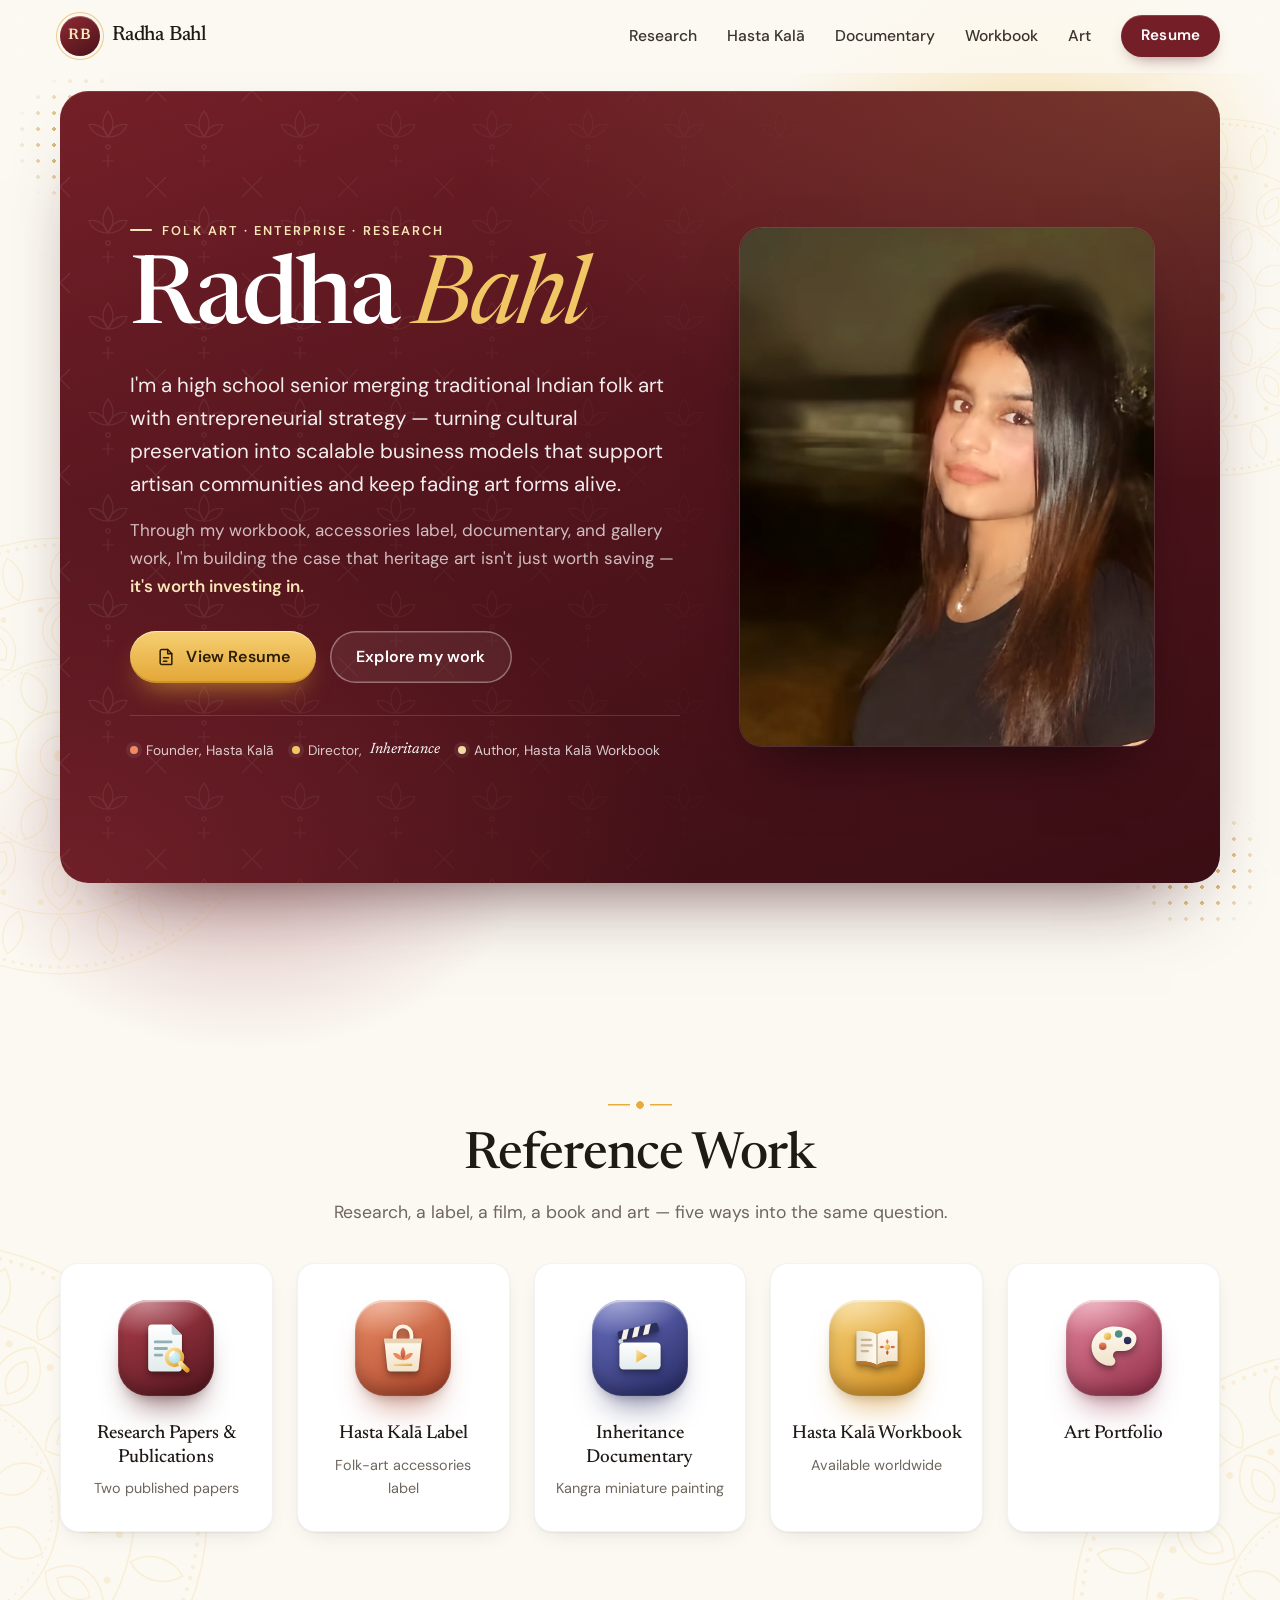
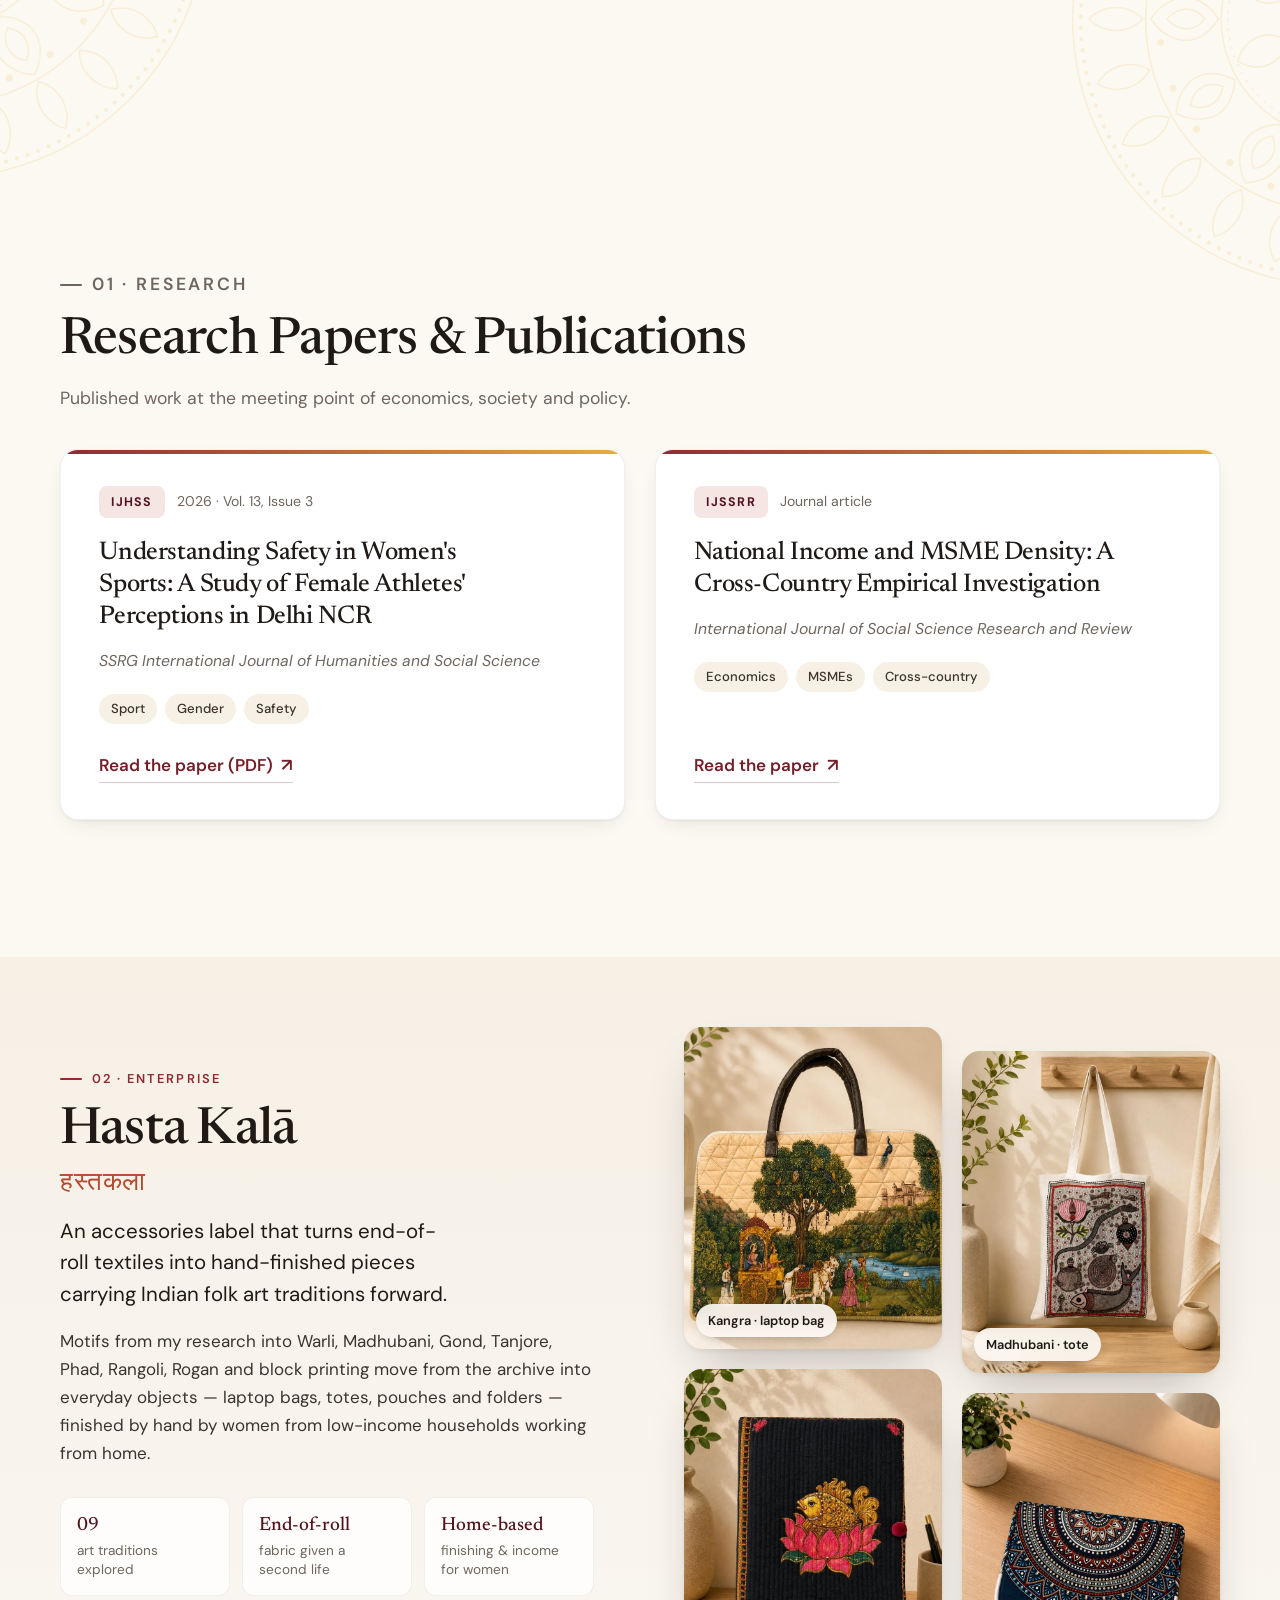
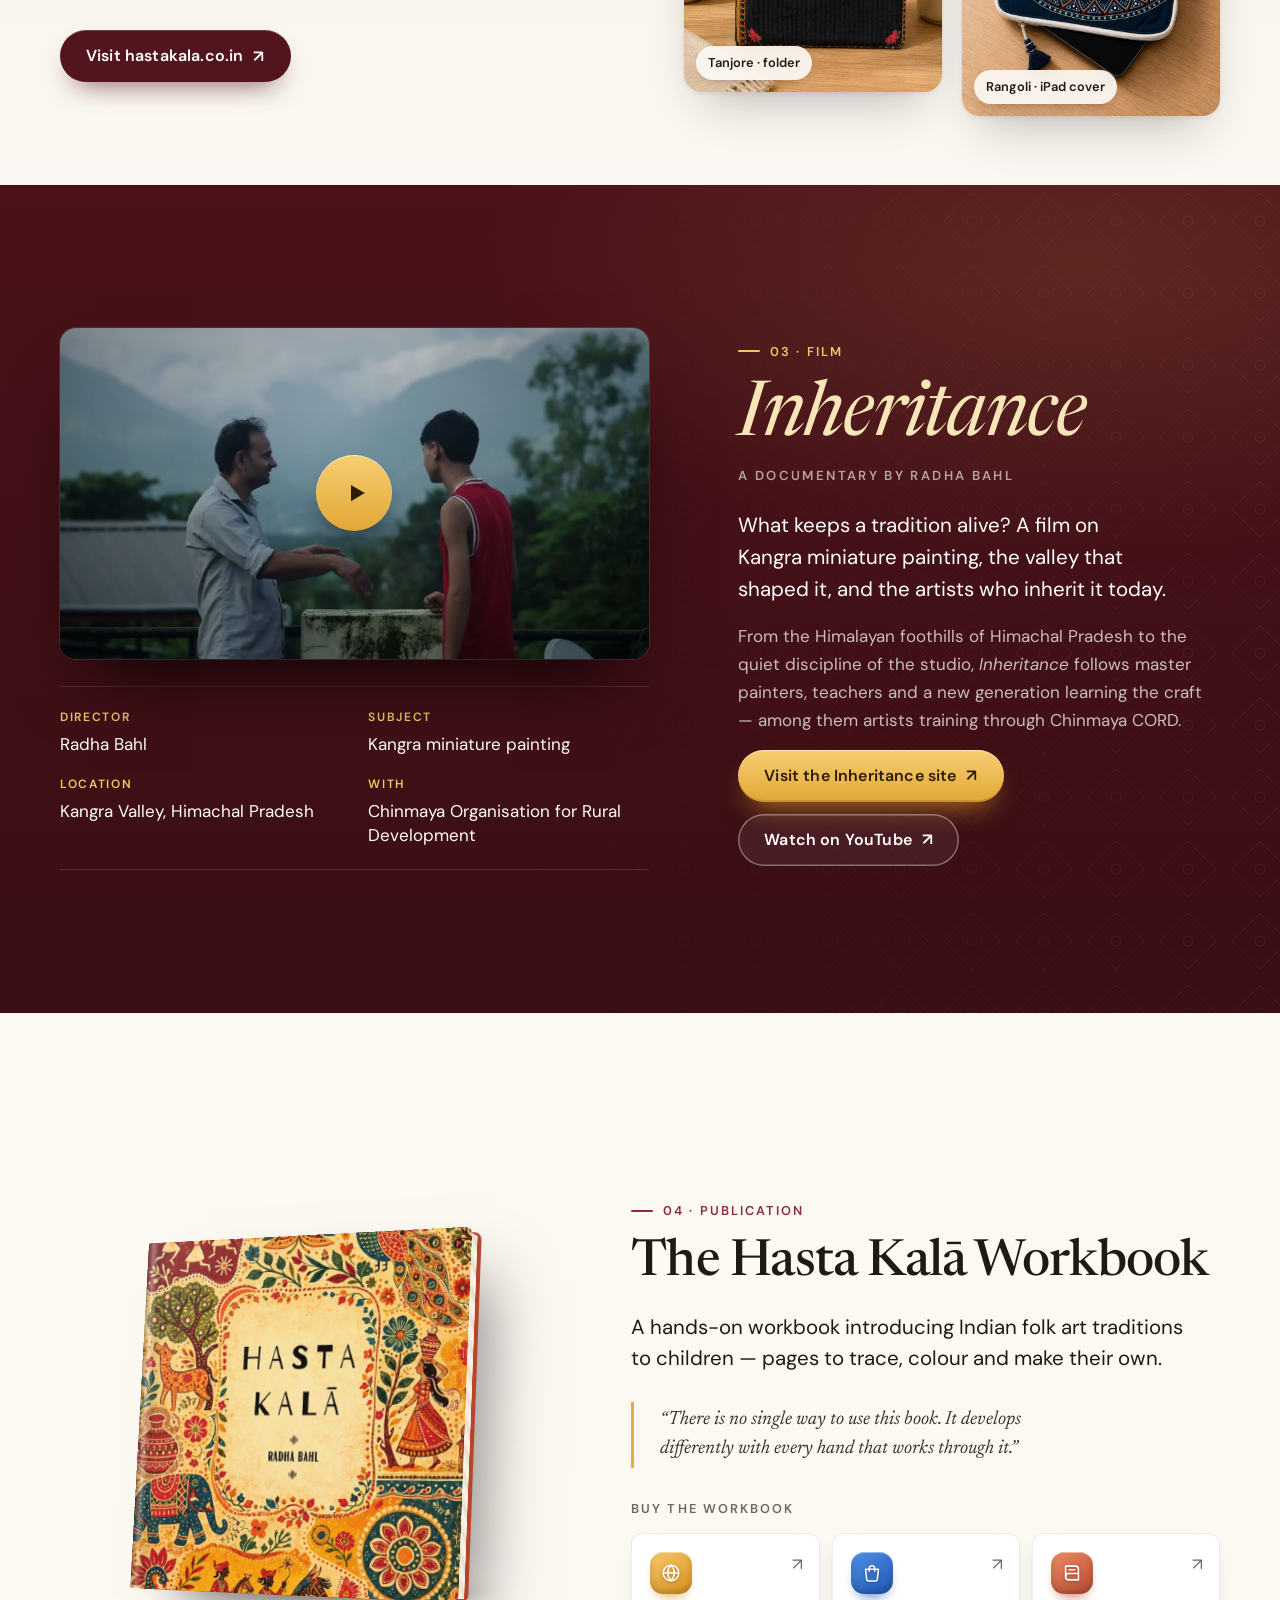
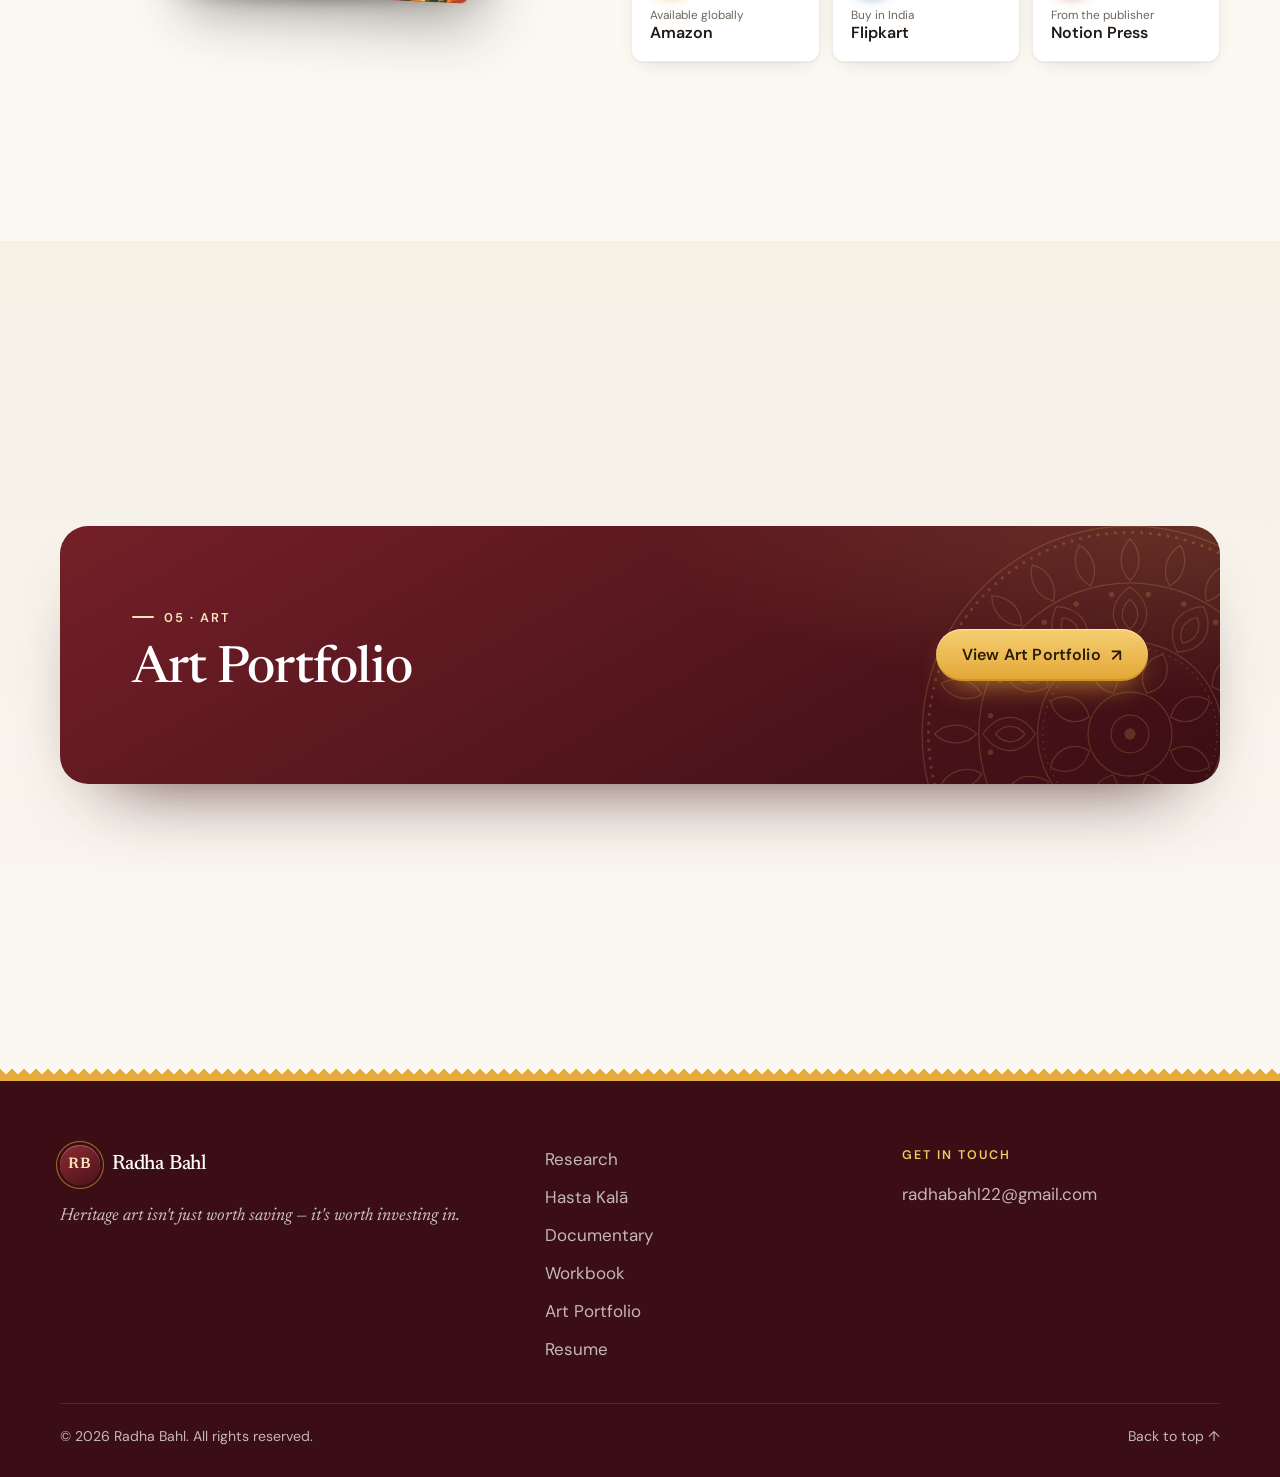
<file: index.html>
<!doctype html>
<html lang="en">
  <head>
    <meta charset="utf-8" />
    <meta name="viewport" content="width=device-width, initial-scale=1" />
    <meta name="robots" content="noindex, nofollow" />
    <title>Radha Bahl — Folk Art, Enterprise &amp; Research</title>
    <meta
      name="description"
      content="Radha Bahl is a high school senior merging traditional Indian folk art with entrepreneurial strategy — founder of the Hasta Kalā label, author of the Hasta Kalā workbook, director of the documentary Inheritance, and published researcher."
    />
    <meta name="author" content="Radha Bahl" />
    <meta name="theme-color" content="#53151d" />

    <meta property="og:type" content="website" />
    <meta property="og:title" content="Radha Bahl — Folk Art, Enterprise &amp; Research" />
    <meta
      property="og:description"
      content="Heritage art isn't just worth saving — it's worth investing in. Research, the Hasta Kalā label, the documentary Inheritance and the Hasta Kalā workbook."
    />
    <!-- Social previews need absolute URLs; update these if the site moves to a custom domain -->
    <meta property="og:url" content="https://radhabahl.github.io/website/" />
    <meta property="og:image" content="https://radhabahl.github.io/website/assets/img/og-image.jpg" />
    <link rel="canonical" href="https://radhabahl.github.io/website/" />
    <meta name="twitter:card" content="summary_large_image" />

    <link rel="icon" href="assets/img/favicon.svg" type="image/svg+xml" />
    <link rel="preconnect" href="https://fonts.googleapis.com" />
    <link rel="preconnect" href="https://fonts.gstatic.com" crossorigin />
    <link
      href="https://fonts.googleapis.com/css2?family=DM+Sans:opsz,wght@9..40,400;9..40,500;9..40,600;9..40,700&family=Newsreader:ital,opsz,wght@0,6..72,400;0,6..72,500;0,6..72,600;1,6..72,400;1,6..72,500&display=swap"
      rel="stylesheet"
    />
    <link rel="stylesheet" href="assets/css/styles.css" />
    <script>
      document.documentElement.classList.add('js');
    </script>
  </head>

  <body>
    <a class="skip-link" href="#main">Skip to content</a>

    <!-- Shared gradients for the icons (kept out of view, but not display:none so gradients still render) -->
    <svg class="svg-defs" aria-hidden="true" focusable="false">
      <defs>
        <linearGradient id="g-paper" x1="0" y1="0" x2="0" y2="1">
          <stop offset="0" stop-color="#ffffff" />
          <stop offset="1" stop-color="#e3ebec" />
        </linearGradient>
        <linearGradient id="g-paper-warm" x1="0" y1="0" x2="0" y2="1">
          <stop offset="0" stop-color="#fffaf2" />
          <stop offset="1" stop-color="#f1e2c9" />
        </linearGradient>
        <linearGradient id="g-paper-shade" x1="0" y1="0" x2="1" y2="0">
          <stop offset="0" stop-color="#e9dfcc" />
          <stop offset="1" stop-color="#fffaf1" />
        </linearGradient>
        <linearGradient id="g-gold" x1="0" y1="0" x2="1" y2="1">
          <stop offset="0" stop-color="#ffe7a6" />
          <stop offset="1" stop-color="#dd9d27" />
        </linearGradient>
        <linearGradient id="g-terra" x1="0" y1="0" x2="0" y2="1">
          <stop offset="0" stop-color="#ec8a62" />
          <stop offset="1" stop-color="#b44a30" />
        </linearGradient>
        <linearGradient id="g-ink" x1="0" y1="0" x2="0" y2="1">
          <stop offset="0" stop-color="#3b3f73" />
          <stop offset="1" stop-color="#1f2247" />
        </linearGradient>
        <radialGradient id="g-glass" cx="0.35" cy="0.3" r="0.8">
          <stop offset="0" stop-color="#e9fbfc" stop-opacity="0.95" />
          <stop offset="1" stop-color="#7fcdd3" stop-opacity="0.55" />
        </radialGradient>
      </defs>
    </svg>

    <header class="site-header" data-header>
      <div class="container nav">
        <a class="brand" href="#top" aria-label="Radha Bahl — back to top">
          <span class="brand__mark" aria-hidden="true">RB</span>
          <span class="brand__name">Radha Bahl</span>
        </a>

        <button
          class="nav__toggle"
          type="button"
          aria-expanded="false"
          aria-controls="nav-menu"
          data-nav-toggle
        >
          <span class="nav__toggle-bar" aria-hidden="true"></span>
          <span class="nav__toggle-bar" aria-hidden="true"></span>
          <span class="sr-only">Menu</span>
        </button>

        <nav id="nav-menu" class="nav__menu" aria-label="Primary" data-nav-menu>
          <a href="#research">Research</a>
          <a href="#label">Hasta Kalā</a>
          <a href="#documentary">Documentary</a>
          <a href="#workbook">Workbook</a>
          <a href="#art">Art</a>
          <a class="btn btn--sm btn--ink" href="#" data-resume>Resume</a>
        </nav>
      </div>
    </header>

    <main id="main">
      <!-- ============ HERO ============ -->
      <section class="hero" id="top">
        <div class="container hero__wrap">
          <!-- Decorative background details around the banner -->
          <div class="hero__decor" aria-hidden="true">
            <span class="glow glow--gold"></span>
            <span class="glow glow--teal"></span>
            <span class="decor-mandala decor-mandala--left"></span>
            <span class="decor-mandala decor-mandala--right"></span>
            <span class="dot-grid dot-grid--tl"></span>
            <span class="dot-grid dot-grid--br"></span>
          </div>

          <div class="hero__panel">
            <div class="hero__pattern" aria-hidden="true"></div>

            <div class="hero__content">
              <p class="eyebrow eyebrow--light">Folk art · Enterprise · Research</p>
              <h1 class="hero__title">Radha <em>Bahl</em></h1>
              <p class="hero__lead">
                I'm a high school senior merging traditional Indian folk art with entrepreneurial
                strategy — turning cultural preservation into scalable business models that support
                artisan communities and keep fading art forms alive.
              </p>
              <p class="hero__sub">
                Through my workbook, accessories label, documentary, and gallery work, I'm building
                the case that heritage art isn't just worth saving —
                <strong>it's worth investing in.</strong>
              </p>
              <div class="hero__actions">
                <!-- The resume link is set in assets/js/main.js (RESUME_URL) -->
                <a class="btn btn--gold" href="#" data-resume>
                  <svg class="btn__icon" viewBox="0 0 24 24" aria-hidden="true">
                    <path
                      d="M7 3h7l5 5v12a1 1 0 0 1-1 1H7a2 2 0 0 1-2-2V5a2 2 0 0 1 2-2z"
                      fill="none"
                      stroke="currentColor"
                      stroke-width="1.8"
                      stroke-linejoin="round"
                    />
                    <path
                      d="M14 3v5h5M9 13h6M9 17h4"
                      fill="none"
                      stroke="currentColor"
                      stroke-width="1.8"
                      stroke-linecap="round"
                      stroke-linejoin="round"
                    />
                  </svg>
                  View Resume
                </a>
                <a class="btn btn--ghost-light" href="#work">Explore my work</a>
              </div>
              <ul class="hero__roles" role="list">
                <li><span class="role-dot role-dot--terra" aria-hidden="true"></span>Founder, Hasta Kalā</li>
                <li><span class="role-dot role-dot--gold" aria-hidden="true"></span>Director, <em>Inheritance</em></li>
                <li><span class="role-dot role-dot--teal" aria-hidden="true"></span>Author, Hasta Kalā Workbook</li>
              </ul>
            </div>

            <figure class="hero__portrait">
              <div class="portrait">
                <img
                  src="assets/img/radha-bahl.webp"
                  width="1200"
                  height="1500"
                  alt="Portrait of Radha Bahl"
                  fetchpriority="high"
                />
              </div>
              <figcaption class="sr-only">Radha Bahl</figcaption>
            </figure>
          </div>
        </div>
      </section>

      <!-- ============ REFERENCE WORK ============ -->
      <section class="work" id="work">
        <div class="work__decor" aria-hidden="true">
          <span class="work__mandala work__mandala--left"></span>
          <span class="work__mandala work__mandala--right"></span>
        </div>
        <div class="container">
          <header class="section-head section-head--center reveal">
            <span class="ornament" aria-hidden="true"></span>
            <h2>Reference Work</h2>
            <p>Research, a label, a film, a book and art — five ways into the same question.</p>
          </header>

          <ul class="tiles" role="list">
            <li class="reveal">
              <a class="tile" href="#research">
                <span class="icon3d icon3d--teal" aria-hidden="true">
                  <svg viewBox="0 0 64 64">
                    <path
                      d="M17 7h21l11 11v35a4 4 0 0 1-4 4H17a4 4 0 0 1-4-4V11a4 4 0 0 1 4-4z"
                      fill="url(#g-paper)"
                    />
                    <path d="M38 7v8a3 3 0 0 0 3 3h8z" fill="#b9cfd3" />
                    <rect x="19" y="24" width="20" height="3" rx="1.5" fill="#8fb0b6" />
                    <rect x="19" y="31" width="15" height="3" rx="1.5" fill="#8fb0b6" />
                    <rect x="19" y="38" width="10" height="3" rx="1.5" fill="#8fb0b6" />
                    <circle cx="41" cy="42" r="8.5" fill="url(#g-glass)" stroke="url(#g-gold)" stroke-width="4" />
                    <path d="M47.5 48.5l7 7" stroke="url(#g-gold)" stroke-width="5.5" stroke-linecap="round" />
                    <path d="M36.5 40a5.5 5.5 0 0 1 4-4" stroke="#fff" stroke-width="2" stroke-linecap="round" fill="none" />
                  </svg>
                </span>
                <span class="tile__title">Research Papers &amp; Publications</span>
                <span class="tile__meta">Two published papers</span>
              </a>
            </li>

            <li class="reveal">
              <a class="tile" href="#label">
                <span class="icon3d icon3d--terra" aria-hidden="true">
                  <svg viewBox="0 0 64 64">
                    <path
                      d="M23 23v-5a9 9 0 0 1 18 0v5"
                      fill="none"
                      stroke="#fff3e2"
                      stroke-width="4"
                      stroke-linecap="round"
                    />
                    <path d="M12 22h40l-3.2 31.5A4 4 0 0 1 44.8 57H19.2a4 4 0 0 1-4-3.5z" fill="url(#g-paper-warm)" />
                    <path d="M12 22h40l-.5 5h-39z" fill="#e8d3b2" />
                    <path d="M32 31c3.4 4.4 3.4 9.6 0 14c-3.4-4.4-3.4-9.6 0-14z" fill="url(#g-terra)" />
                    <path d="M32 45c-5.5 0-9.6-3.3-10.6-7.6c4.6-.6 8.6 1.8 10.6 7.6z" fill="#e88a5c" />
                    <path d="M32 45c5.5 0 9.6-3.3 10.6-7.6c-4.6-.6-8.6 1.8-10.6 7.6z" fill="#e88a5c" />
                    <rect x="22" y="48.5" width="20" height="2.6" rx="1.3" fill="url(#g-gold)" />
                  </svg>
                </span>
                <span class="tile__title">Hasta Kalā Label</span>
                <span class="tile__meta">Folk-art accessories label</span>
              </a>
            </li>

            <li class="reveal">
              <a class="tile" href="#documentary">
                <span class="icon3d icon3d--ink" aria-hidden="true">
                  <svg viewBox="0 0 64 64">
                    <rect x="10" y="26" width="44" height="29" rx="4.5" fill="url(#g-paper)" />
                    <g transform="rotate(-13 11 25)">
                      <rect x="10" y="14" width="44" height="10" rx="3" fill="#2b2f5c" />
                      <path d="M17 14h6l-5 10h-6zM29 14h6l-5 10h-6zM41 14h6l-5 10h-6z" fill="#f6f1e6" />
                    </g>
                    <circle cx="11.5" cy="25" r="2.6" fill="#c9d5d8" />
                    <path d="M28 33.5v14l12-7z" fill="url(#g-gold)" />
                  </svg>
                </span>
                <span class="tile__title">Inheritance Documentary</span>
                <span class="tile__meta">Kangra miniature painting</span>
              </a>
            </li>

            <li class="reveal">
              <a class="tile" href="#workbook">
                <span class="icon3d icon3d--gold" aria-hidden="true">
                  <svg viewBox="0 0 64 64">
                    <path d="M32 50c-6-3.6-14-4.6-22-3.6V14c8-1 16 0 22 3.6z" fill="url(#g-paper-shade)" />
                    <path d="M32 50c6-3.6 14-4.6 22-3.6V14c-8-1-16 0-22 3.6z" fill="url(#g-paper-warm)" />
                    <path d="M32 17.6V50" stroke="#c9b38d" stroke-width="1.6" />
                    <rect x="14.5" y="22" width="12" height="2.4" rx="1.2" fill="#c7b493" />
                    <rect x="14.5" y="28" width="13" height="2.4" rx="1.2" fill="#c7b493" />
                    <rect x="14.5" y="34" width="9" height="2.4" rx="1.2" fill="#c7b493" />
                    <circle cx="43" cy="31" r="3" fill="url(#g-gold)" />
                    <path
                      d="M43 22.5c1.8 2 1.8 3.8 0 5.2c-1.8-1.4-1.8-3.2 0-5.2zM43 39.5c1.8-2 1.8-3.8 0-5.2c-1.8 1.4-1.8 3.2 0 5.2zM34.5 31c2-1.8 3.8-1.8 5.2 0c-1.4 1.8-3.2 1.8-5.2 0zM51.5 31c-2-1.8-3.8-1.8-5.2 0c1.4 1.8 3.2 1.8 5.2 0z"
                      fill="url(#g-terra)"
                    />
                    <path d="M10 46.4c8-1 16 0 22 3.6c6-3.6 14-4.6 22-3.6V50c-8-1-16 0-22 3.6C26 50 18 49 10 50z" fill="#b8782a" />
                  </svg>
                </span>
                <span class="tile__title">Hasta Kalā Workbook</span>
                <span class="tile__meta">Available worldwide</span>
              </a>
            </li>

            <li class="reveal">
              <a class="tile" href="#art">
                <span class="icon3d icon3d--rose" aria-hidden="true">
                  <svg viewBox="0 0 64 64">
                    <path
                      d="M32 9C18.7 9 8 18.6 8 31c0 11.2 9.2 20 20 20 3.2 0 5.4-2.1 5.4-4.8 0-1.3-.5-2.4-1.3-3.2-.8-.9-1.2-1.9-1.2-3.1 0-2.6 2.1-4.8 4.8-4.8H42c8.4 0 14-6.3 14-13.8C56 14.4 45.3 9 32 9z"
                      fill="url(#g-paper-warm)"
                    />
                    <circle cx="20" cy="30" r="4" fill="url(#g-terra)" />
                    <circle cx="25" cy="19.5" r="4" fill="url(#g-gold)" />
                    <circle cx="37" cy="17" r="4" fill="#4f8f86" />
                    <circle cx="46.5" cy="24" r="4" fill="url(#g-ink)" />
                  </svg>
                </span>
                <span class="tile__title">Art Portfolio</span>
    
              </a>
            </li>
          </ul>
        </div>
      </section>

      <!-- ============ 01 RESEARCH ============ -->
      <section class="section" id="research">
        <div class="container">
          <header class="section-head reveal">
            <p class="eyebrow">01 · Research</p>
            <h2>Research Papers &amp; Publications</h2>
            <p class="section-head__lead">
              Published work at the meeting point of economics, society and policy.
            </p>
          </header>

          <div class="papers">
            <article class="paper reveal">
              <div class="paper__top">
                <span class="paper__badge">IJHSS</span>
                <span class="paper__issue">2026 · Vol. 13, Issue 3</span>
              </div>
              <h3 class="paper__title">
                Understanding Safety in Women's Sports: A Study of Female Athletes' Perceptions in
                Delhi NCR
              </h3>
              <p class="paper__venue">SSRG International Journal of Humanities and Social Science</p>
              <ul class="tags" role="list">
                <li>Sport</li>
                <li>Gender</li>
                <li>Safety</li>
              </ul>
              <a
                class="link-arrow"
                href="https://www.internationaljournalssrg.org/IJHSS/2026/Volume13-Issue3/IJHSS-V13I3P107.pdf"
                target="_blank"
                rel="noopener noreferrer"
                >Read the paper (PDF)<span aria-hidden="true">↗</span></a
              >
            </article>

            <article class="paper reveal">
              <div class="paper__top">
                <span class="paper__badge">IJSSRR</span>
                <span class="paper__issue">Journal article</span>
              </div>
              <h3 class="paper__title">
                National Income and MSME Density: A Cross-Country Empirical Investigation
              </h3>
              <p class="paper__venue">International Journal of Social Science Research and Review</p>
              <ul class="tags" role="list">
                <li>Economics</li>
                <li>MSMEs</li>
                <li>Cross-country</li>
              </ul>
              <a
                class="link-arrow"
                href="https://www.ijssrr.com/journal/en/article/view/3447/2361"
                target="_blank"
                rel="noopener noreferrer"
                >Read the paper<span aria-hidden="true">↗</span></a
              >
            </article>
          </div>
        </div>
      </section>

      <!-- ============ 02 HASTA KALA LABEL ============ -->
      <section class="section section--tint" id="label">
        <div class="container split split--label">
          <div class="split__text reveal">
            <p class="eyebrow">02 · Enterprise</p>
            <h2>Hasta Kalā <span class="deva" lang="hi">हस्तकला</span></h2>
            <p class="lead">
              An accessories label that turns end-of-roll textiles into hand-finished pieces carrying
              Indian folk art traditions forward.
            </p>
            <p>
              Motifs from my research into Warli, Madhubani, Gond, Tanjore, Phad, Rangoli, Rogan and
              block printing move from the archive into everyday objects — laptop bags, totes,
              pouches and folders — finished by hand by women from low-income households working
              from home.
            </p>
            <ul class="facts" role="list">
              <li><strong>09</strong><span>art traditions explored</span></li>
              <li><strong>End-of-roll</strong><span>fabric given a second life</span></li>
              <li><strong>Home-based</strong><span>finishing &amp; income for women</span></li>
            </ul>
            <a
              class="btn btn--teal"
              href="https://www.hastakala.co.in/"
              target="_blank"
              rel="noopener noreferrer"
              >Visit hastakala.co.in<span aria-hidden="true">↗</span></a
            >
          </div>

          <div class="mosaic reveal">
            <figure class="mosaic__item">
              <img
                src="assets/img/kangra-laptop-bag.webp"
                width="859"
                height="923"
                alt="Hand-quilted laptop bag with a Kangra painting of a tree, chariot and river"
                loading="lazy"
              />
              <figcaption>Kangra · laptop bag</figcaption>
            </figure>
            <figure class="mosaic__item">
              <img
                src="assets/img/madhubani-tote.webp"
                width="830"
                height="1106"
                alt="Madhubani art tote bag with fish and floral motifs"
                loading="lazy"
              />
              <figcaption>Madhubani · tote</figcaption>
            </figure>
            <figure class="mosaic__item">
              <img
                src="assets/img/tanjore-folder.webp"
                width="750"
                height="1000"
                alt="Tanjore painting document folder with gold fish and lotus embroidery"
                loading="lazy"
              />
              <figcaption>Tanjore · folder</figcaption>
            </figure>
            <figure class="mosaic__item">
              <img
                src="assets/img/rangoli-ipad-cover.webp"
                width="832"
                height="1000"
                alt="Rangoli art iPad cover with an indigo and rust mandala"
                loading="lazy"
              />
              <figcaption>Rangoli · iPad cover</figcaption>
            </figure>
          </div>
        </div>
      </section>

      <!-- ============ 03 DOCUMENTARY ============ -->
      <section class="section section--dark" id="documentary">
        <div class="film-pattern" aria-hidden="true"></div>
        <div class="container split split--film">
          <div class="film-media reveal">
            <div class="film-video">
              <!-- Loads the YouTube player on click (see assets/js/main.js) -->
              <button
                class="film-video__play"
                type="button"
                data-video="C3F-KIzLZxg"
                aria-label="Play Inheritance, a documentary by Radha Bahl"
              >
                <img
                  src="assets/img/inheritance-thumb.webp"
                  width="1280"
                  height="720"
                  alt=""
                  loading="lazy"
                />
                <span class="film-video__icon" aria-hidden="true">
                  <svg viewBox="0 0 24 24"><path d="M8 5.5v13l11-6.5z" fill="currentColor" /></svg>
                </span>
              </button>
            </div>
            <dl class="film-meta">
              <div><dt>Director</dt><dd>Radha Bahl</dd></div>
              <div><dt>Subject</dt><dd>Kangra miniature painting</dd></div>
              <div><dt>Location</dt><dd>Kangra Valley, Himachal Pradesh</dd></div>
              <div><dt>With</dt><dd>Chinmaya Organisation for Rural Development</dd></div>
            </dl>
          </div>

          <div class="split__text reveal">
            <p class="eyebrow eyebrow--gold">03 · Film</p>
            <h2 class="film-title"><em>Inheritance</em></h2>
            <p class="film-by">A documentary by Radha Bahl</p>
            <p class="lead">
              What keeps a tradition alive? A film on Kangra miniature painting, the valley that
              shaped it, and the artists who inherit it today.
            </p>
            <p>
              From the Himalayan foothills of Himachal Pradesh to the quiet discipline of the
              studio, <em>Inheritance</em> follows master painters, teachers and a new generation
              learning the craft — among them artists training through Chinmaya CORD.
            </p>
            <div class="film-actions">
              <a
                class="btn btn--gold"
                href="https://www.hastakala.co.in/film"
                target="_blank"
                rel="noopener noreferrer"
                >Visit the Inheritance site<span aria-hidden="true">↗</span></a
              >
              <a
                class="btn btn--ghost-light"
                href="https://youtu.be/C3F-KIzLZxg"
                target="_blank"
                rel="noopener noreferrer"
                >Watch on YouTube<span aria-hidden="true">↗</span></a
              >
            </div>
          </div>
        </div>
      </section>

      <!-- ============ 04 WORKBOOK ============ -->
      <section class="section" id="workbook">
        <div class="container split split--book">
          <div class="book reveal" aria-hidden="true">
            <div class="book__inner">
              <div class="book__back"></div>
              <div class="book__pages"></div>
              <div class="book__cover">
                <img
                  src="assets/img/hasta-kala-workbook.webp"
                  width="900"
                  height="900"
                  alt=""
                  loading="lazy"
                />
              </div>
            </div>
            <div class="book__shadow"></div>
          </div>

          <div class="split__text reveal">
            <p class="eyebrow">04 · Publication</p>
            <h2>The Hasta Kalā Workbook</h2>
            <p class="lead">
              A hands-on workbook introducing Indian folk art traditions to children — pages to
              trace, colour and make their own.
            </p>
            <blockquote class="quote">
              “There is no single way to use this book. It develops differently with every hand
              that works through it.”
            </blockquote>

            <p class="buy-label">Buy the workbook</p>
            <div class="stores">
              <a
                class="store"
                href="https://www.amazon.com/dp/B0H72GWCJT"
                target="_blank"
                rel="noopener noreferrer"
              >
                <span class="store__icon store__icon--amber" aria-hidden="true">
                  <svg viewBox="0 0 24 24">
                    <circle cx="12" cy="12" r="8.5" fill="none" stroke="currentColor" stroke-width="1.7" />
                    <path
                      d="M3.5 12h17M12 3.5c2.4 2.4 3.6 5.2 3.6 8.5s-1.2 6.1-3.6 8.5c-2.4-2.4-3.6-5.2-3.6-8.5s1.2-6.1 3.6-8.5z"
                      fill="none"
                      stroke="currentColor"
                      stroke-width="1.7"
                    />
                  </svg>
                </span>
                <span class="store__text">
                  <small>Available globally</small>
                  <strong>Amazon</strong>
                </span>
                <span class="store__arrow" aria-hidden="true">↗</span>
              </a>
              <a
                class="store"
                href="https://dl.flipkart.com/s/0Xbpk_NNNN"
                target="_blank"
                rel="noopener noreferrer"
              >
                <span class="store__icon store__icon--blue" aria-hidden="true">
                  <svg viewBox="0 0 24 24">
                    <path
                      d="M5 8h14l-1.2 11a2 2 0 0 1-2 1.8H8.2a2 2 0 0 1-2-1.8z"
                      fill="none"
                      stroke="currentColor"
                      stroke-width="1.7"
                      stroke-linejoin="round"
                    />
                    <path d="M9 10V7a3 3 0 0 1 6 0v3" fill="none" stroke="currentColor" stroke-width="1.7" stroke-linecap="round" />
                  </svg>
                </span>
                <span class="store__text">
                  <small>Buy in India</small>
                  <strong>Flipkart</strong>
                </span>
                <span class="store__arrow" aria-hidden="true">↗</span>
              </a>
              <a
                class="store"
                href="https://notionpress.com/in/read/hasta-kal"
                target="_blank"
                rel="noopener noreferrer"
              >
                <span class="store__icon store__icon--terra" aria-hidden="true">
                  <svg viewBox="0 0 24 24">
                    <path
                      d="M5 4.5h10.5A3.5 3.5 0 0 1 19 8v11.5H8.5A3.5 3.5 0 0 1 5 16z"
                      fill="none"
                      stroke="currentColor"
                      stroke-width="1.7"
                      stroke-linejoin="round"
                    />
                    <path d="M5 16a3.5 3.5 0 0 1 3.5-3.5H19M9 8.5h6" fill="none" stroke="currentColor" stroke-width="1.7" stroke-linecap="round" />
                  </svg>
                </span>
                <span class="store__text">
                  <small>From the publisher</small>
                  <strong>Notion Press</strong>
                </span>
                <span class="store__arrow" aria-hidden="true">↗</span>
              </a>
            </div>
          </div>
        </div>
      </section>

      <!-- ============ 05 ART PORTFOLIO ============ -->
      <section class="section section--tint" id="art">
        <div class="container">
          <div class="art-card reveal">
            <div class="art-card__text">
              <p class="eyebrow eyebrow--light">05 · Art</p>
              <h2>Art Portfolio</h2>
            </div>
            <!-- The link is set in assets/js/main.js (ART_PORTFOLIO_URL) -->
            <a class="btn btn--gold" href="#" data-art-portfolio
              >View Art Portfolio<span aria-hidden="true">↗</span></a
            >
          </div>
        </div>
      </section>
    </main>

    <!-- ============ FOOTER ============ -->
    <footer class="footer">
      <div class="footer__border" aria-hidden="true"></div>
      <div class="container footer__inner">
        <div class="footer__about">
          <a class="brand brand--light" href="#top">
            <span class="brand__mark" aria-hidden="true">RB</span>
            <span class="brand__name">Radha Bahl</span>
          </a>
          <p>Heritage art isn't just worth saving — it's worth investing in.</p>
        </div>

        <nav class="footer__links" aria-label="Footer">
          <a href="#research">Research</a>
          <a href="#label">Hasta Kalā</a>
          <a href="#documentary">Documentary</a>
          <a href="#workbook">Workbook</a>
          <a href="#art">Art Portfolio</a>
          <a href="#" data-resume>Resume</a>
        </nav>

        <div class="footer__contact">
          <p class="footer__label">Get in touch</p>
          <a href="mailto:radhabahl22@gmail.com">radhabahl22@gmail.com</a>
        </div>
      </div>
      <div class="container footer__bottom">
        <p>© <span data-year>2026</span> Radha Bahl. All rights reserved.</p>
        <a href="#top">Back to top ↑</a>
      </div>
    </footer>

    <!-- ============ ART PORTFOLIO VIEWER ============ -->
    <dialog class="viewer" aria-labelledby="viewer-title" data-viewer>
      <div class="viewer__frame">
        <header class="viewer__bar">
          <div class="viewer__heading">
            <span class="viewer__eyebrow">05 · Art</span>
            <h2 class="viewer__title" id="viewer-title">Art Portfolio</h2>
          </div>
          <div class="viewer__actions">
            <a class="viewer__open" href="#" target="_blank" rel="noopener noreferrer" data-viewer-open
              >Open in Drive<span aria-hidden="true">↗</span></a
            >
            <button class="viewer__close" type="button" aria-label="Close portfolio" data-viewer-close>
              <svg viewBox="0 0 24 24" width="20" height="20" aria-hidden="true">
                <path d="M6 6l12 12M18 6L6 18" stroke="currentColor" stroke-width="2" stroke-linecap="round" />
              </svg>
            </button>
          </div>
        </header>
        <div class="viewer__body">
          <div class="viewer__loading" aria-hidden="true">
            <span class="viewer__spinner"></span>
            <span>Opening portfolio…</span>
          </div>
        </div>
      </div>
    </dialog>

    <div class="toast" role="status" aria-live="polite" data-toast></div>

    <script src="assets/js/main.js" defer></script>
  </body>
</html>
</file>
<file: assets/css/styles.css>
/* ==========================================================================
   Radha Bahl — portfolio
   ========================================================================== */

:root {
  --teal-950: #3a0e14;
  --teal-900: #4a1219;
  --teal-800: #53151d;
  --teal-700: #741f28;
  --teal-600: #8f2a34;
  --teal-100: #f6e6e3;

  --gold-500: #e6ad3e;
  --gold-400: #f1c766;
  --gold-200: #f9e6b8;

  --terra-600: #b44a30;
  --terra-500: #d0663f;

  --cream-50: #fcf9f3;
  --cream-100: #f6f0e5;
  --cream-200: #ece3d3;

  --ink-900: #201a17;
  --ink-700: #3d332e;
  --ink-500: #6f665d;
  --line: rgba(32, 26, 23, 0.1);

  --font-display: 'Newsreader', Georgia, 'Times New Roman', serif;
  --font-body: 'DM Sans', system-ui, -apple-system, 'Segoe UI', sans-serif;

  --radius-lg: 28px;
  --radius-md: 18px;
  --radius-sm: 12px;

  --shadow-soft: 0 1px 2px rgba(32, 26, 23, 0.06), 0 8px 24px -12px rgba(32, 26, 23, 0.18);
  --shadow-lift: 0 2px 4px rgba(32, 26, 23, 0.06), 0 24px 48px -20px rgba(32, 26, 23, 0.32);

  --container: 1160px;
  --gutter: clamp(16px, 4vw, 32px);
  --header-h: 72px;
}

/* ---------- Base ---------- */

*,
*::before,
*::after {
  box-sizing: border-box;
}

html {
  scroll-behavior: smooth;
  scroll-padding-top: var(--header-h);
  -webkit-text-size-adjust: 100%;
}

body {
  margin: 0;
  background: var(--cream-50);
  color: var(--ink-900);
  font-family: var(--font-body);
  font-size: 1.0625rem;
  line-height: 1.65;
  -webkit-font-smoothing: antialiased;
  -moz-osx-font-smoothing: grayscale;
  overflow-x: hidden;
}

img {
  display: block;
  max-width: 100%;
  height: auto;
}

a {
  color: inherit;
}

h1,
h2,
h3 {
  margin: 0;
  font-family: var(--font-display);
  font-weight: 500;
  line-height: 1.1;
  letter-spacing: -0.015em;
}

h2 {
  font-size: clamp(2.1rem, 4.4vw, 3.2rem);
}

h1,
h2,
h3,
.lead,
.quote,
.footer__about p {
  text-wrap: balance;
}

p {
  margin: 0 0 1rem;
}

em {
  font-style: italic;
}

ul[role='list'] {
  list-style: none;
  margin: 0;
  padding: 0;
}

:focus-visible {
  outline: 3px solid var(--gold-500);
  outline-offset: 3px;
  border-radius: 6px;
}

.container {
  width: 100%;
  max-width: calc(var(--container) + var(--gutter) * 2);
  margin-inline: auto;
  padding-inline: var(--gutter);
}

.sr-only {
  position: absolute;
  width: 1px;
  height: 1px;
  padding: 0;
  margin: -1px;
  overflow: hidden;
  clip: rect(0, 0, 0, 0);
  white-space: nowrap;
  border: 0;
}

.svg-defs {
  position: absolute;
  width: 0;
  height: 0;
  overflow: hidden;
}

.skip-link {
  position: absolute;
  left: 16px;
  top: -60px;
  z-index: 100;
  padding: 10px 16px;
  border-radius: 10px;
  background: var(--ink-900);
  color: #fff;
  text-decoration: none;
  transition: top 0.2s;
}

.skip-link:focus {
  top: 12px;
}

/* ---------- Shared bits ---------- */

.eyebrow {
  display: inline-flex;
  align-items: center;
  gap: 10px;
  margin: 0 0 14px;
  font-size: 0.8rem;
  font-weight: 600;
  letter-spacing: 0.16em;
  text-transform: uppercase;
  color: var(--teal-600);
}

.eyebrow::before {
  content: '';
  width: 22px;
  height: 2px;
  border-radius: 2px;
  background: currentColor;
}

.eyebrow--light {
  color: var(--gold-200);
}

.eyebrow--gold {
  color: var(--gold-400);
}

.lead {
  font-size: clamp(1.125rem, 1.6vw, 1.3rem);
  line-height: 1.55;
  color: var(--ink-900);
}

.ornament {
  display: block;
  width: 64px;
  height: 14px;
  margin: 0 auto 16px;
  background:
    radial-gradient(circle, var(--gold-500) 0 3.5px, transparent 4px) center / 14px 14px no-repeat,
    linear-gradient(var(--gold-500), var(--gold-500)) left center / 22px 1.5px no-repeat,
    linear-gradient(var(--gold-500), var(--gold-500)) right center / 22px 1.5px no-repeat;
}

/* ---------- Buttons ---------- */

.btn {
  --btn-bg: var(--ink-900);
  --btn-fg: #fff;
  display: inline-flex;
  align-items: center;
  justify-content: center;
  gap: 10px;
  min-height: 52px;
  padding: 0 26px;
  border: 0;
  border-radius: 999px;
  background: var(--btn-bg);
  color: var(--btn-fg);
  font: 600 1rem/1 var(--font-body);
  letter-spacing: 0.01em;
  text-decoration: none;
  cursor: pointer;
  transition:
    transform 0.25s ease,
    box-shadow 0.25s ease,
    background-color 0.25s ease;
}

.btn:hover {
  transform: translateY(-2px);
}

.btn:active {
  transform: translateY(0);
}

.btn__icon {
  width: 20px;
  height: 20px;
  flex: none;
}

.btn--sm {
  min-height: 42px;
  padding: 0 20px;
  font-size: 0.95rem;
}

.btn--ink {
  --btn-bg: var(--teal-700);
  box-shadow:
    inset 0 1px 0 rgba(255, 255, 255, 0.16),
    0 8px 18px -10px rgba(83, 21, 29, 0.7);
}

.btn--ink:hover {
  --btn-bg: var(--teal-800);
}

.btn--gold {
  --btn-bg: linear-gradient(180deg, #f6cf72 0%, #e3a636 100%);
  --btn-fg: #2a1d05;
  background: var(--btn-bg);
  box-shadow:
    inset 0 1px 0 rgba(255, 255, 255, 0.55),
    inset 0 -2px 0 rgba(140, 90, 10, 0.25),
    0 14px 28px -12px rgba(227, 166, 54, 0.75);
}

.btn--gold:hover {
  box-shadow:
    inset 0 1px 0 rgba(255, 255, 255, 0.55),
    inset 0 -2px 0 rgba(140, 90, 10, 0.25),
    0 20px 34px -12px rgba(227, 166, 54, 0.85);
}

.btn--teal {
  --btn-bg: var(--teal-800);
  box-shadow:
    inset 0 1px 0 rgba(255, 255, 255, 0.18),
    0 14px 28px -14px rgba(83, 21, 29, 0.8);
}

.btn--teal:hover {
  --btn-bg: var(--teal-700);
}

.btn--ghost-light {
  --btn-bg: rgba(255, 255, 255, 0.06);
  box-shadow: inset 0 0 0 1.5px rgba(255, 255, 255, 0.35);
}

.btn--ghost-light:hover {
  --btn-bg: rgba(255, 255, 255, 0.14);
}

.link-arrow {
  display: inline-flex;
  align-items: center;
  gap: 8px;
  font-weight: 600;
  color: var(--teal-700);
  text-decoration: none;
  border-bottom: 1.5px solid rgba(116, 31, 40, 0.25);
  padding-bottom: 2px;
  transition:
    color 0.2s,
    border-color 0.2s,
    gap 0.2s;
}

.link-arrow:hover {
  color: var(--teal-900);
  border-color: var(--gold-500);
  gap: 12px;
}

.btn span[aria-hidden='true'],
.link-arrow span[aria-hidden='true'] {
  font-size: 1.05em;
}

/* ---------- Header ---------- */

.site-header {
  position: sticky;
  top: 0;
  z-index: 50;
  background: rgba(252, 249, 243, 0.82);
  backdrop-filter: saturate(160%) blur(14px);
  -webkit-backdrop-filter: saturate(160%) blur(14px);
  border-bottom: 1px solid transparent;
  transition:
    border-color 0.3s,
    box-shadow 0.3s;
}

.site-header.is-scrolled {
  border-color: var(--line);
  box-shadow: 0 10px 30px -24px rgba(32, 26, 23, 0.5);
}

.nav {
  display: flex;
  align-items: center;
  justify-content: space-between;
  height: var(--header-h);
}

.brand {
  display: inline-flex;
  align-items: center;
  gap: 12px;
  text-decoration: none;
}

.brand__mark {
  display: grid;
  place-items: center;
  width: 40px;
  height: 40px;
  border-radius: 50%;
  background: linear-gradient(150deg, var(--teal-600), var(--teal-900));
  color: var(--gold-200);
  font: 600 0.95rem/1 var(--font-display);
  letter-spacing: 0.04em;
  box-shadow:
    inset 0 1px 0 rgba(255, 255, 255, 0.25),
    0 0 0 3px var(--cream-50),
    0 0 0 4px rgba(230, 173, 62, 0.6);
}

.brand__name {
  font: 500 1.3rem/1 var(--font-display);
  letter-spacing: -0.01em;
}

.nav__menu {
  display: flex;
  align-items: center;
  gap: 30px;
}

.nav__menu a:not(.btn) {
  position: relative;
  font-size: 0.98rem;
  font-weight: 500;
  color: var(--ink-700);
  text-decoration: none;
  transition: color 0.2s;
}

.nav__menu a:not(.btn)::after {
  content: '';
  position: absolute;
  left: 0;
  right: 0;
  bottom: -6px;
  height: 2px;
  border-radius: 2px;
  background: var(--gold-500);
  transform: scaleX(0);
  transform-origin: left;
  transition: transform 0.25s ease;
}

.nav__menu a:not(.btn):hover,
.nav__menu a.is-active {
  color: var(--ink-900);
}

.nav__menu a:not(.btn):hover::after,
.nav__menu a.is-active::after {
  transform: scaleX(1);
}

.nav__toggle {
  display: none;
  position: relative;
  width: 44px;
  height: 44px;
  border: 0;
  border-radius: 12px;
  background: transparent;
  cursor: pointer;
}

.nav__toggle-bar {
  position: absolute;
  left: 11px;
  right: 11px;
  height: 2px;
  border-radius: 2px;
  background: var(--ink-900);
  transition:
    transform 0.3s ease,
    top 0.3s ease;
}

.nav__toggle-bar:nth-child(1) {
  top: 17px;
}

.nav__toggle-bar:nth-child(2) {
  top: 25px;
}

.nav__toggle[aria-expanded='true'] .nav__toggle-bar:nth-child(1) {
  top: 21px;
  transform: rotate(45deg);
}

.nav__toggle[aria-expanded='true'] .nav__toggle-bar:nth-child(2) {
  top: 21px;
  transform: rotate(-45deg);
}

/* ---------- Hero ---------- */

.hero {
  padding: clamp(12px, 2vw, 24px) 0 0;
}

.hero__panel {
  position: relative;
  display: grid;
  grid-template-columns: minmax(0, 1.15fr) minmax(0, 0.85fr);
  align-items: center;
  gap: clamp(32px, 5vw, 72px);
  padding: clamp(40px, 6vw, 80px) clamp(28px, 5.5vw, 76px);
  border-radius: var(--radius-lg);
  background:
    radial-gradient(120% 90% at 100% 0%, rgba(241, 199, 102, 0.18), transparent 55%),
    radial-gradient(90% 80% at 0% 100%, rgba(143, 42, 52, 0.55), transparent 60%),
    linear-gradient(160deg, var(--teal-700) 0%, var(--teal-800) 45%, var(--teal-950) 100%);
  color: #fff;
  z-index: 1;
  overflow: hidden;
  isolation: isolate;
  box-shadow:
    0 40px 80px -48px rgba(58, 14, 20, 0.9),
    inset 0 1px 0 rgba(255, 255, 255, 0.12);
}

.hero__pattern {
  position: absolute;
  inset: 0;
  z-index: -1;
  opacity: 0.09;
  background-image: url("data:image/svg+xml,%3Csvg xmlns='http://www.w3.org/2000/svg' width='96' height='96' viewBox='0 0 96 96'%3E%3Cg fill='none' stroke='%23ffffff' stroke-width='1.2'%3E%3Cpath d='M48 20c6.5 8 6.5 18 0 26c-6.5-8-6.5-18 0-26z'/%3E%3Cpath d='M48 46c-9.5 0-17-5.2-19-12.5c8.5-1 15.5 3.2 19 12.5zM48 46c9.5 0 17-5.2 19-12.5c-8.5-1-15.5 3.2-19 12.5z'/%3E%3Ccircle cx='48' cy='56' r='2.2'/%3E%3Cpath d='M48 64v12M42 70h12'/%3E%3Cpath d='M0 0l10 10M96 0L86 10M0 96l10-10M96 96L86 86'/%3E%3C/g%3E%3C/svg%3E");
  background-size: 96px 96px;
  -webkit-mask-image: linear-gradient(100deg, #000 0%, transparent 70%);
  mask-image: linear-gradient(100deg, #000 0%, transparent 70%);
}

.hero__title {
  margin-bottom: 22px;
  font-size: clamp(3.2rem, 7.6vw, 6rem);
  font-weight: 500;
  line-height: 0.98;
  letter-spacing: -0.03em;
}

.hero__title em {
  font-weight: 400;
  color: var(--gold-400);
}

.hero__lead {
  max-width: 36em;
  font-size: clamp(1.1rem, 1.6vw, 1.28rem);
  line-height: 1.6;
  color: rgba(255, 255, 255, 0.92);
}

.hero__sub {
  max-width: 36em;
  color: rgba(255, 255, 255, 0.72);
}

.hero__sub strong {
  font-weight: 600;
  color: var(--gold-200);
}

.hero__actions {
  display: flex;
  flex-wrap: wrap;
  gap: 14px;
  margin-top: 32px;
}

.hero__portrait {
  position: relative;
  margin: 0;
  justify-self: center;
  width: min(100%, 400px);
}

.portrait {
  position: relative;
  aspect-ratio: 4 / 5;
  border-radius: 22px;
  overflow: hidden;
  background: var(--teal-950);
  box-shadow:
    0 0 0 1px rgba(255, 255, 255, 0.14),
    0 30px 60px -28px rgba(0, 0, 0, 0.7);
}

.portrait img {
  width: 100%;
  height: 100%;
  object-fit: cover;
}

/* Roles line under the hero buttons */
ul.hero__roles {
  display: flex;
  flex-wrap: wrap;
  gap: 10px 18px;
  margin: 36px 0 0;
  padding: 22px 0 0;
  border-top: 1px solid rgba(255, 255, 255, 0.14);
  font-size: 0.86rem;
  color: rgba(255, 255, 255, 0.78);
}

.hero__roles li {
  display: inline-flex;
  align-items: center;
  gap: 8px;
  white-space: nowrap;
}

.hero__roles em {
  font-family: var(--font-display);
  font-size: 1.08em;
  color: #fff;
}

.role-dot {
  flex: none;
  width: 8px;
  height: 8px;
  border-radius: 50%;
  box-shadow: 0 0 0 4px rgba(255, 255, 255, 0.07);
}

.role-dot--terra {
  background: #ef8a62;
}

.role-dot--gold {
  background: var(--gold-400);
}

.role-dot--teal {
  background: #f3d9a4;
}

/* ---------- Background details ---------- */

.hero {
  overflow-x: clip;
}

.hero__wrap {
  position: relative;
}

.hero__decor {
  position: absolute;
  inset: 0;
  pointer-events: none;
}

.glow {
  position: absolute;
  border-radius: 50%;
}

.glow--gold {
  top: -140px;
  right: -40px;
  width: 520px;
  height: 380px;
  background: radial-gradient(closest-side, rgba(241, 199, 102, 0.38), transparent);
}

.glow--teal {
  bottom: -170px;
  left: -60px;
  width: 560px;
  height: 400px;
  background: radial-gradient(closest-side, rgba(143, 42, 52, 0.26), transparent);
}

.dot-grid {
  position: absolute;
  width: 136px;
  height: 136px;
  background: radial-gradient(circle, rgba(201, 140, 40, 0.6) 1.6px, transparent 2.1px) 0 0 / 16px 16px;
  -webkit-mask-image: radial-gradient(circle, #000 35%, transparent 72%);
  mask-image: radial-gradient(circle, #000 35%, transparent 72%);
}

.dot-grid--tl {
  top: -18px;
  left: calc(var(--gutter) - 46px);
}

.dot-grid--br {
  bottom: -52px;
  right: calc(var(--gutter) - 46px);
}

/* Mandalas tucked behind the banner, peeking out past its left and right edges */
.decor-mandala {
  position: absolute;
  aspect-ratio: 1;
  background: url('../img/mandala.svg') center / contain no-repeat;
  opacity: 0.2;
}

.decor-mandala--left {
  top: 84%;
  left: var(--gutter);
  width: 440px;
  transform: translate(-50%, -50%);
  animation: spin-left 260s linear infinite;
}

.decor-mandala--right {
  top: 26%;
  right: var(--gutter);
  width: 360px;
  transform: translate(50%, -50%);
  animation: spin-right 260s linear infinite reverse;
}

@keyframes spin-left {
  to {
    transform: translate(-50%, -50%) rotate(360deg);
  }
}

@keyframes spin-right {
  to {
    transform: translate(50%, -50%) rotate(360deg);
  }
}

@keyframes spin {
  to {
    transform: rotate(360deg);
  }
}

/* ---------- Reference work tiles ---------- */

.work {
  position: relative;
  overflow-x: clip;
  padding: clamp(72px, 9vw, 112px) 0 clamp(40px, 6vw, 64px);
}

.work > .container {
  position: relative;
}

.work__decor {
  position: absolute;
  inset: 0;
  pointer-events: none;
}

.work__mandala {
  position: absolute;
  width: 540px;
  aspect-ratio: 1;
  background: url('../img/mandala.svg') center / contain no-repeat;
  opacity: 0.2;
  animation: spin 260s linear infinite;
}

.work__mandala--left {
  top: 340px;
  left: -330px;
}

.work__mandala--right {
  bottom: -160px;
  right: -330px;
  animation-direction: reverse;
}

.section-head {
  max-width: 720px;
  margin-bottom: clamp(36px, 5vw, 56px);
}

.section-head h2 {
  margin-bottom: 14px;
}

.section-head--center {
  margin-inline: auto;
  text-align: center;
}

.section-head p,
.section-head__lead {
  color: var(--ink-500);
  font-size: 1.1rem;
}

.tiles {
  display: grid;
  grid-template-columns: repeat(5, minmax(0, 1fr));
  gap: clamp(14px, 2vw, 24px);
}

.tile {
  display: flex;
  flex-direction: column;
  align-items: center;
  height: 100%;
  padding: 36px 20px 30px;
  border-radius: var(--radius-md);
  background: #fff;
  text-align: center;
  text-decoration: none;
  box-shadow: var(--shadow-soft);
  border: 1px solid rgba(32, 26, 23, 0.05);
  transition:
    transform 0.35s cubic-bezier(0.2, 0.7, 0.2, 1),
    box-shadow 0.35s ease;
}

.tile:hover {
  transform: translateY(-6px);
  box-shadow: var(--shadow-lift);
}

.tile:hover .icon3d {
  transform: translateY(-4px) rotate(-4deg) scale(1.04);
}

.tile__title {
  margin-top: 26px;
  font: 500 1.18rem/1.25 var(--font-display);
  color: var(--ink-900);
}

.tile__meta {
  margin-top: 8px;
  font-size: 0.9rem;
  color: var(--ink-500);
}

/* "Clay" icon: gradient squircle with highlight, inner shade and a coloured floor shadow */
.icon3d {
  --c1: #2a9aa3;
  --c2: #0d4a52;
  --glow: rgba(83, 21, 29, 0.55);
  position: relative;
  display: grid;
  place-items: center;
  width: 96px;
  height: 96px;
  border-radius: 30px;
  background: linear-gradient(150deg, var(--c1) 0%, var(--c2) 100%);
  box-shadow:
    inset 0 2px 1px rgba(255, 255, 255, 0.45),
    inset 0 -8px 14px rgba(0, 0, 0, 0.22),
    inset 0 0 0 1px rgba(255, 255, 255, 0.08),
    0 22px 30px -14px var(--glow),
    0 6px 10px -4px rgba(0, 0, 0, 0.18);
  transition: transform 0.4s cubic-bezier(0.2, 0.7, 0.2, 1);
}

.icon3d::before {
  content: '';
  position: absolute;
  inset: 0;
  border-radius: inherit;
  background: radial-gradient(120% 70% at 30% 0%, rgba(255, 255, 255, 0.42), transparent 55%);
  pointer-events: none;
}

.icon3d svg {
  position: relative;
  width: 60px;
  height: 60px;
  filter: drop-shadow(0 4px 3px rgba(0, 0, 0, 0.28)) drop-shadow(0 1px 1px rgba(0, 0, 0, 0.18));
}

.icon3d--teal {
  --c1: #b0404d;
  --c2: #53151d;
  --glow: rgba(83, 21, 29, 0.6);
}

.icon3d--terra {
  --c1: #ef9067;
  --c2: #a53f27;
  --glow: rgba(165, 63, 39, 0.55);
}

.icon3d--ink {
  --c1: #6c72c4;
  --c2: #262a63;
  --glow: rgba(38, 42, 99, 0.55);
}

.icon3d--gold {
  --c1: #f9d47a;
  --c2: #cf8a1d;
  --glow: rgba(207, 138, 29, 0.6);
}

/* ---------- Sections ---------- */

.section {
  position: relative;
  padding: clamp(72px, 10vw, 128px) 0;
}

.section--tint {
  background:
    linear-gradient(180deg, rgba(255, 255, 255, 0) 0%, rgba(255, 255, 255, 0.5) 100%),
    var(--cream-100);
}

.section--dark {
  background:
    radial-gradient(80% 60% at 85% 10%, rgba(241, 199, 102, 0.12), transparent 60%),
    linear-gradient(180deg, var(--teal-900), var(--teal-950));
  color: rgba(255, 255, 255, 0.82);
  overflow: hidden;
  isolation: isolate;
}

.section--dark h2,
.section--dark .lead {
  color: #fff;
}

.split {
  display: grid;
  grid-template-columns: minmax(0, 1fr) minmax(0, 1fr);
  align-items: center;
  gap: clamp(40px, 7vw, 96px);
}

.split__text h2 {
  margin-bottom: 20px;
}

.split__text > p:not(.eyebrow):not(.lead):not(.buy-label) {
  color: var(--ink-700);
}

.section--dark .split__text > p:not(.eyebrow):not(.lead) {
  color: rgba(255, 255, 255, 0.72);
}

/* ---------- Research papers ---------- */

.papers {
  display: grid;
  grid-template-columns: repeat(2, minmax(0, 1fr));
  gap: clamp(18px, 2.6vw, 30px);
}

.paper {
  position: relative;
  display: flex;
  flex-direction: column;
  padding: clamp(28px, 3.4vw, 40px);
  border-radius: var(--radius-md);
  background: #fff;
  border: 1px solid rgba(32, 26, 23, 0.06);
  box-shadow: var(--shadow-soft);
  overflow: hidden;
  transition:
    transform 0.35s cubic-bezier(0.2, 0.7, 0.2, 1),
    box-shadow 0.35s ease;
}

.paper::before {
  content: '';
  position: absolute;
  inset: 0 0 auto;
  height: 4px;
  background: linear-gradient(90deg, var(--teal-600), var(--gold-500));
}

.paper:hover {
  transform: translateY(-4px);
  box-shadow: var(--shadow-lift);
}

.paper__top {
  display: flex;
  flex-wrap: wrap;
  align-items: center;
  gap: 12px;
  margin-bottom: 22px;
}

.paper__badge {
  padding: 6px 12px;
  border-radius: 8px;
  background: var(--teal-100);
  color: var(--teal-800);
  font-size: 0.78rem;
  font-weight: 700;
  letter-spacing: 0.1em;
}

.paper__issue {
  font-size: 0.88rem;
  color: var(--ink-500);
}

.paper__title {
  margin-bottom: 14px;
  font-size: clamp(1.35rem, 2.1vw, 1.6rem);
  line-height: 1.25;
}

.paper__venue {
  font-size: 0.98rem;
  font-style: italic;
  color: var(--ink-500);
}

.tags {
  display: flex;
  flex-wrap: wrap;
  gap: 8px;
  margin: 4px 0 28px !important;
}

.tags li {
  padding: 4px 12px;
  border-radius: 999px;
  background: var(--cream-100);
  color: var(--ink-700);
  font-size: 0.82rem;
  font-weight: 500;
}

.paper .link-arrow {
  margin-top: auto;
  align-self: flex-start;
}

/* ---------- Hasta Kala label ---------- */

.deva {
  display: block;
  margin-top: 8px;
  font-family: 'Noto Serif Devanagari', 'Kohinoor Devanagari', serif;
  font-size: 0.5em;
  font-weight: 400;
  letter-spacing: 0.02em;
  color: var(--terra-600);
}

.facts {
  display: grid;
  grid-template-columns: repeat(3, minmax(0, 1fr));
  gap: 12px;
  margin: 30px 0 34px !important;
}

.facts li {
  display: flex;
  flex-direction: column;
  gap: 4px;
  padding: 16px;
  border-radius: var(--radius-sm);
  background: rgba(255, 255, 255, 0.75);
  border: 1px solid rgba(32, 26, 23, 0.06);
}

.facts strong {
  font: 500 1.2rem/1.2 var(--font-display);
  color: var(--teal-800);
}

.facts span {
  font-size: 0.85rem;
  line-height: 1.4;
  color: var(--ink-500);
}

.mosaic {
  display: grid;
  grid-template-columns: repeat(2, minmax(0, 1fr));
  gap: clamp(12px, 1.8vw, 20px);
  padding-bottom: 40px;
}

.mosaic__item {
  position: relative;
  margin: 0;
  aspect-ratio: 4 / 5;
  border-radius: var(--radius-md);
  overflow: hidden;
  background: var(--cream-200);
  box-shadow: var(--shadow-lift);
}

.mosaic__item:nth-child(even) {
  transform: translateY(40px);
}

.mosaic__item img {
  width: 100%;
  height: 100%;
  object-fit: cover;
  transition: transform 0.8s cubic-bezier(0.2, 0.7, 0.2, 1);
}

.mosaic__item:hover img {
  transform: scale(1.05);
}

.mosaic__item figcaption {
  position: absolute;
  left: 12px;
  bottom: 12px;
  padding: 6px 12px;
  border-radius: 999px;
  background: rgba(252, 249, 243, 0.92);
  backdrop-filter: blur(6px);
  -webkit-backdrop-filter: blur(6px);
  font-size: 0.8rem;
  font-weight: 600;
  color: var(--ink-900);
  box-shadow: 0 6px 14px -8px rgba(0, 0, 0, 0.4);
}

/* ---------- Documentary ---------- */

.film-pattern {
  position: absolute;
  inset: 0;
  z-index: -1;
  opacity: 0.06;
  background-image: url("data:image/svg+xml,%3Csvg xmlns='http://www.w3.org/2000/svg' width='72' height='72' viewBox='0 0 72 72'%3E%3Cg fill='none' stroke='%23ffffff' stroke-width='1'%3E%3Cpath d='M36 8l28 28-28 28L8 36z'/%3E%3Ccircle cx='36' cy='36' r='5'/%3E%3C/g%3E%3C/svg%3E");
  background-size: 72px 72px;
  -webkit-mask-image: linear-gradient(270deg, #000 0%, transparent 65%);
  mask-image: linear-gradient(270deg, #000 0%, transparent 65%);
}

.split--film {
  grid-template-columns: minmax(0, 0.8fr) minmax(0, 1.2fr);
}

.film-title {
  margin-bottom: 6px !important;
  font-size: clamp(3rem, 6.5vw, 4.75rem);
  font-weight: 400;
  color: var(--gold-200) !important;
}

.film-by {
  margin-bottom: 26px;
  font-size: 0.82rem;
  font-weight: 600;
  letter-spacing: 0.18em;
  text-transform: uppercase;
  color: rgba(255, 255, 255, 0.6) !important;
}

.film-meta {
  display: grid;
  grid-template-columns: repeat(2, minmax(0, 1fr));
  gap: 18px 28px;
  margin: 30px 0 36px;
  padding: 24px 0;
  border-block: 1px solid rgba(255, 255, 255, 0.12);
}

.film-meta dt {
  margin-bottom: 4px;
  font-size: 0.75rem;
  font-weight: 600;
  letter-spacing: 0.14em;
  text-transform: uppercase;
  color: var(--gold-400);
}

.film-meta dd {
  margin: 0;
  color: #fff;
  line-height: 1.45;
}

.split--film {
  grid-template-columns: minmax(0, 1.1fr) minmax(0, 0.9fr);
}

.film-media .film-meta {
  margin-bottom: 0;
}

.film-video {
  position: relative;
  aspect-ratio: 16 / 9;
  border-radius: 16px;
  overflow: hidden;
  background: #000;
  box-shadow:
    0 0 0 1px rgba(255, 255, 255, 0.1),
    0 40px 70px -30px rgba(0, 0, 0, 0.85);
}

.film-video iframe,
.film-video__play {
  position: absolute;
  inset: 0;
  width: 100%;
  height: 100%;
  border: 0;
}

.film-video__play {
  display: grid;
  place-items: center;
  padding: 0;
  background: #000;
  cursor: pointer;
}

.film-video__play img {
  position: absolute;
  inset: 0;
  width: 100%;
  height: 100%;
  object-fit: cover;
  transition:
    transform 0.6s cubic-bezier(0.2, 0.7, 0.2, 1),
    filter 0.4s ease;
}

.film-video__play::after {
  content: '';
  position: absolute;
  inset: 0;
  background: radial-gradient(circle at center, rgba(0, 0, 0, 0.05), rgba(0, 0, 0, 0.35));
}

.film-video__icon {
  position: relative;
  z-index: 1;
  display: grid;
  place-items: center;
  width: 76px;
  height: 76px;
  border-radius: 50%;
  background: linear-gradient(180deg, #f6cf72 0%, #e3a636 100%);
  color: #2a1d05;
  box-shadow:
    inset 0 1px 0 rgba(255, 255, 255, 0.55),
    0 16px 30px -10px rgba(0, 0, 0, 0.6);
  transition: transform 0.3s ease;
}

.film-video__icon svg {
  width: 30px;
  height: 30px;
  margin-left: 4px;
}

.film-video__play:hover img {
  transform: scale(1.03);
  filter: brightness(1.05);
}

.film-video__play:hover .film-video__icon {
  transform: scale(1.08);
}

.film-actions {
  display: flex;
  flex-wrap: wrap;
  gap: 12px;
}

/* ---------- Art portfolio ---------- */

.art-card {
  position: relative;
  display: flex;
  flex-wrap: wrap;
  align-items: center;
  justify-content: space-between;
  gap: 28px 48px;
  padding: clamp(36px, 6vw, 72px);
  border-radius: var(--radius-lg);
  background:
    radial-gradient(90% 120% at 100% 0%, rgba(241, 199, 102, 0.16), transparent 55%),
    linear-gradient(150deg, var(--teal-700), var(--teal-950));
  color: rgba(255, 255, 255, 0.78);
  overflow: hidden;
  isolation: isolate;
  box-shadow: 0 40px 80px -48px rgba(58, 14, 20, 0.9);
}

.art-card::after {
  content: '';
  position: absolute;
  z-index: -1;
  right: -120px;
  bottom: -160px;
  width: 420px;
  aspect-ratio: 1;
  background: url('../img/mandala.svg') center / contain no-repeat;
  opacity: 0.18;
}

.art-card__text {
  max-width: 560px;
}

.art-card h2 {
  margin-bottom: 14px;
  color: #fff;
}

.art-card p:last-child {
  margin: 0;
}

.icon3d--rose {
  --c1: #e98aa0;
  --c2: #8e2a45;
  --glow: rgba(142, 42, 69, 0.55);
}

/* ---------- Workbook ---------- */

.split--book {
  grid-template-columns: minmax(0, 0.9fr) minmax(0, 1.1fr);
}

.book {
  position: relative;
  display: grid;
  place-items: center;
  padding: 24px 0 48px;
  perspective: 1800px;
}

.book__inner {
  --w: min(360px, 70vw);
  --t: 26px;
  position: relative;
  width: var(--w);
  aspect-ratio: 1;
  transform-style: preserve-3d;
  transform: rotateY(-26deg) rotateX(6deg);
  transition: transform 0.8s cubic-bezier(0.2, 0.7, 0.2, 1);
}

.book:hover .book__inner {
  transform: rotateY(-12deg) rotateX(3deg);
}

.book__cover,
.book__back {
  position: absolute;
  inset: 0;
  border-radius: 3px 8px 8px 3px;
}

.book__cover {
  overflow: hidden;
  transform: translateZ(calc(var(--t) / 2));
  box-shadow: inset 0 0 0 1px rgba(0, 0, 0, 0.06);
}

.book__cover img {
  width: 100%;
  height: 100%;
  object-fit: cover;
}

/* Spine crease + soft sheen */
.book__cover::after {
  content: '';
  position: absolute;
  inset: 0;
  background:
    linear-gradient(
      90deg,
      rgba(0, 0, 0, 0.28) 0%,
      rgba(255, 255, 255, 0.28) 1.8%,
      rgba(0, 0, 0, 0.1) 3.6%,
      transparent 7%
    ),
    linear-gradient(120deg, rgba(255, 255, 255, 0.2) 0%, transparent 40%);
}

.book__back {
  background: #b8452b;
  transform: translateZ(calc(var(--t) / -2));
  box-shadow: 30px 30px 60px -20px rgba(32, 26, 23, 0.5);
}

.book__pages {
  position: absolute;
  top: 4px;
  bottom: 4px;
  right: calc(var(--t) / -2 + 4px);
  width: var(--t);
  background:
    repeating-linear-gradient(90deg, #f7f1e6 0 2px, #e7ddcb 2px 3px),
    #f4eee3;
  transform: rotateY(90deg);
}

.book__shadow {
  position: absolute;
  left: 18%;
  right: 6%;
  bottom: 22px;
  height: 36px;
  border-radius: 50%;
  background: radial-gradient(closest-side, rgba(32, 26, 23, 0.38), transparent);
  filter: blur(6px);
  z-index: -1;
}

.quote {
  position: relative;
  margin: 28px 0 34px;
  padding: 4px 0 4px 26px;
  border-left: 3px solid var(--gold-500);
  font: italic 400 1.2rem/1.5 var(--font-display);
  color: var(--ink-700);
}

.buy-label {
  margin-bottom: 14px;
  font-size: 0.8rem;
  font-weight: 600;
  letter-spacing: 0.16em;
  text-transform: uppercase;
  color: var(--ink-500);
}

.stores {
  display: grid;
  grid-template-columns: repeat(3, minmax(0, 1fr));
  gap: 12px;
}

.store {
  position: relative;
  display: flex;
  flex-direction: column;
  align-items: flex-start;
  gap: 14px;
  padding: 18px;
  border-radius: var(--radius-sm);
  background: #fff;
  border: 1px solid rgba(32, 26, 23, 0.08);
  text-decoration: none;
  box-shadow: var(--shadow-soft);
  transition:
    transform 0.3s cubic-bezier(0.2, 0.7, 0.2, 1),
    box-shadow 0.3s ease,
    border-color 0.3s;
}

.store:hover {
  transform: translateY(-3px);
  border-color: rgba(230, 173, 62, 0.6);
  box-shadow: var(--shadow-lift);
}

.store__icon {
  --c1: #f6c869;
  --c2: #d48f1c;
  display: grid;
  place-items: center;
  flex: none;
  width: 42px;
  height: 42px;
  border-radius: 13px;
  background: linear-gradient(150deg, var(--c1), var(--c2));
  color: #fff;
  box-shadow:
    inset 0 1px 1px rgba(255, 255, 255, 0.5),
    inset 0 -3px 6px rgba(0, 0, 0, 0.18),
    0 8px 14px -8px var(--c2);
}

.store__icon svg {
  width: 22px;
  height: 22px;
  filter: drop-shadow(0 1px 1px rgba(0, 0, 0, 0.25));
}

.store__icon--blue {
  --c1: #4f8fe8;
  --c2: #1f56b0;
}

.store__icon--terra {
  --c1: #ec8a62;
  --c2: #b44a30;
}

.store__text {
  display: flex;
  flex-direction: column;
  min-width: 0;
  line-height: 1.25;
}

.store__text small {
  font-size: 0.74rem;
  color: var(--ink-500);
}

.store__text strong {
  font-size: 1rem;
  font-weight: 600;
  color: var(--ink-900);
}

.store__arrow {
  position: absolute;
  top: 16px;
  right: 16px;
  color: var(--ink-500);
  transition:
    color 0.2s,
    transform 0.2s;
}

.store:hover .store__arrow {
  color: var(--gold-500);
  transform: translate(2px, -2px);
}

/* Narrow text column (tablet split) and phones: facts and stores become full-width rows */
@media (min-width: 861px) and (max-width: 1024px), (max-width: 560px) {
  .facts {
    grid-template-columns: 1fr;
  }

  .facts li {
    flex-direction: row;
    align-items: baseline;
    gap: 10px;
  }

  .stores {
    grid-template-columns: 1fr;
    max-width: 420px;
  }

  .store {
    flex-direction: row;
    align-items: center;
    gap: 12px;
    padding: 14px 16px;
  }

  .store__arrow {
    position: static;
    margin-left: auto;
  }
}

/* ---------- Footer ---------- */

.footer {
  position: relative;
  background: var(--teal-950);
  color: rgba(255, 255, 255, 0.7);
}

/* A small folk-style triangle border along the top edge */
.footer__border {
  height: 12px;
  background:
    linear-gradient(135deg, var(--cream-50) 25%, transparent 25%) -6px 0 / 12px 12px repeat-x,
    linear-gradient(225deg, var(--cream-50) 25%, transparent 25%) -6px 0 / 12px 12px repeat-x,
    var(--gold-500);
}

.footer__inner {
  display: grid;
  grid-template-columns: 1.4fr 1fr 1fr;
  gap: 40px;
  padding-block: 64px 40px;
}

.brand--light .brand__name {
  color: #fff;
}

.brand--light .brand__mark {
  box-shadow:
    inset 0 1px 0 rgba(255, 255, 255, 0.25),
    0 0 0 3px var(--teal-950),
    0 0 0 4px rgba(230, 173, 62, 0.6);
}

.footer__about p {
  max-width: 26em;
  margin-top: 18px;
  font: italic 400 1.1rem/1.5 var(--font-display);
  color: rgba(255, 255, 255, 0.75);
}

.footer__links,
.footer__contact {
  display: flex;
  flex-direction: column;
  gap: 10px;
}

.footer__label {
  margin-bottom: 4px;
  font-size: 0.78rem;
  font-weight: 600;
  letter-spacing: 0.16em;
  text-transform: uppercase;
  color: var(--gold-400);
}

.footer a {
  text-decoration: none;
  transition: color 0.2s;
}

.footer__links a,
.footer__contact a {
  width: fit-content;
}

.footer a:hover {
  color: var(--gold-200);
}

.footer__bottom {
  position: relative;
  display: flex;
  flex-wrap: wrap;
  justify-content: space-between;
  gap: 12px;
  padding-block: 22px 28px;
  font-size: 0.88rem;
}

/* Divider drawn inside the gutters so it lines up with the content above */
.footer__bottom::before {
  content: '';
  position: absolute;
  top: 0;
  left: var(--gutter);
  right: var(--gutter);
  height: 1px;
  background: rgba(255, 255, 255, 0.1);
}

.footer__bottom p {
  margin: 0;
}

/* ---------- Toast ---------- */

.toast {
  position: fixed;
  left: 50%;
  bottom: 28px;
  z-index: 80;
  max-width: calc(100% - 32px);
  padding: 14px 22px;
  border-radius: 999px;
  background: var(--ink-900);
  color: #fff;
  font-size: 0.95rem;
  box-shadow: 0 20px 40px -16px rgba(0, 0, 0, 0.5);
  opacity: 0;
  pointer-events: none;
  transform: translate(-50%, 16px);
  transition:
    opacity 0.3s ease,
    transform 0.3s ease;
}

.toast.is-visible {
  opacity: 1;
  transform: translate(-50%, 0);
}

/* ---------- Art portfolio viewer ---------- */

html.has-viewer {
  overflow: hidden;
}

.viewer {
  width: min(1100px, calc(100% - 32px));
  height: min(92vh, 1000px);
  max-width: none;
  max-height: none;
  margin: auto;
  padding: 0;
  border: 0;
  border-radius: var(--radius-lg);
  background: transparent;
  color: var(--ink-900);
  overflow: visible;
}

.viewer::backdrop {
  background: rgba(42, 10, 15, 0.72);
  -webkit-backdrop-filter: blur(6px);
  backdrop-filter: blur(6px);
}

.viewer[open] {
  animation: viewer-in 0.35s cubic-bezier(0.2, 0.7, 0.2, 1);
}

.viewer[open]::backdrop {
  animation: viewer-fade 0.35s ease;
}

@keyframes viewer-in {
  from {
    opacity: 0;
    transform: translateY(18px) scale(0.98);
  }
}

@keyframes viewer-fade {
  from {
    opacity: 0;
  }
}

.viewer__frame {
  display: flex;
  flex-direction: column;
  height: 100%;
  overflow: hidden;
  border-radius: var(--radius-lg);
  background: var(--cream-50);
  box-shadow: 0 40px 80px -30px rgba(0, 0, 0, 0.6);
}

.viewer__bar {
  display: flex;
  align-items: center;
  justify-content: space-between;
  gap: 16px;
  padding: 16px 20px 16px 28px;
  background: linear-gradient(180deg, var(--teal-800), var(--teal-900));
  color: #fff;
  border-bottom: 3px solid var(--gold-500);
}

.viewer__eyebrow {
  display: block;
  font-size: 0.72rem;
  font-weight: 600;
  letter-spacing: 0.16em;
  text-transform: uppercase;
  color: var(--gold-400);
}

.viewer__title {
  margin: 2px 0 0;
  font-family: var(--font-display);
  font-size: clamp(1.3rem, 2.4vw, 1.7rem);
  font-weight: 500;
  line-height: 1.1;
  color: #fff;
}

.viewer__actions {
  display: flex;
  align-items: center;
  gap: 10px;
  flex-shrink: 0;
}

.viewer__open {
  display: inline-flex;
  align-items: center;
  gap: 6px;
  padding: 9px 16px;
  border-radius: 999px;
  border: 1px solid rgba(249, 230, 184, 0.35);
  color: var(--gold-200);
  font-size: 0.9rem;
  font-weight: 500;
  text-decoration: none;
  transition: background 0.2s ease, border-color 0.2s ease;
}

.viewer__open:hover {
  background: rgba(249, 230, 184, 0.1);
  border-color: rgba(249, 230, 184, 0.6);
}

.viewer__close {
  display: grid;
  place-items: center;
  width: 42px;
  height: 42px;
  border: 0;
  border-radius: 50%;
  background: rgba(255, 255, 255, 0.1);
  color: #fff;
  cursor: pointer;
  transition: background 0.2s ease, transform 0.2s ease;
}

.viewer__close:hover {
  background: rgba(255, 255, 255, 0.2);
  transform: rotate(90deg);
}

.viewer__open:focus-visible,
.viewer__close:focus-visible {
  outline: 2px solid var(--gold-400);
  outline-offset: 2px;
}

.viewer__body {
  position: relative;
  flex: 1;
  background: var(--cream-100);
}

.viewer__body iframe {
  position: absolute;
  inset: 0;
  width: 100%;
  height: 100%;
  border: 0;
  opacity: 0;
  transition: opacity 0.4s ease;
}

.viewer__body.is-loaded iframe {
  opacity: 1;
}

.viewer__loading {
  position: absolute;
  inset: 0;
  display: flex;
  flex-direction: column;
  align-items: center;
  justify-content: center;
  gap: 14px;
  color: var(--ink-500);
  font-size: 0.95rem;
}

.viewer__spinner {
  width: 34px;
  height: 34px;
  border: 3px solid var(--cream-200);
  border-top-color: var(--teal-700);
  border-radius: 50%;
  animation: viewer-spin 0.9s linear infinite;
}

@keyframes viewer-spin {
  to {
    transform: rotate(360deg);
  }
}

@media (max-width: 560px) {
  .viewer {
    width: 100%;
    height: 100%;
    border-radius: 0;
  }

  .viewer__frame {
    border-radius: 0;
  }

  .viewer__bar {
    padding: 12px 12px 12px 18px;
  }

  .viewer__open {
    padding: 8px 12px;
    font-size: 0.82rem;
  }
}

/* ---------- Reveal on scroll ---------- */

.js .reveal {
  opacity: 0;
  transform: translateY(22px);
  transition:
    opacity 0.8s ease,
    transform 0.8s cubic-bezier(0.2, 0.7, 0.2, 1);
}

.js .reveal.is-visible {
  opacity: 1;
  transform: none;
}

.tiles .reveal:nth-child(2),
.papers .reveal:nth-child(2) {
  transition-delay: 0.08s;
}

.tiles .reveal:nth-child(3) {
  transition-delay: 0.16s;
}

.tiles .reveal:nth-child(4) {
  transition-delay: 0.24s;
}

@media (prefers-reduced-motion: reduce) {
  html {
    scroll-behavior: auto;
  }

  *,
  *::before,
  *::after {
    transition-duration: 0.01ms !important;
    animation-duration: 0.01ms !important;
  }

  .js .reveal {
    opacity: 1;
    transform: none;
  }

  .decor-mandala,
  .work__mandala {
    animation: none !important;
  }
}

/* ==========================================================================
   Responsive
   ========================================================================== */

@media (max-width: 1024px) {
  .tiles {
    grid-template-columns: repeat(2, minmax(0, 1fr));
  }

  .tiles li:last-child {
    grid-column: 1 / -1;
  }
}

@media (max-width: 860px) {
  :root {
    --header-h: 64px;
  }

  .nav__toggle {
    display: block;
  }

  .nav__menu {
    position: absolute;
    top: var(--header-h);
    left: 0;
    right: 0;
    flex-direction: column;
    align-items: stretch;
    gap: 0;
    padding: 8px var(--gutter) 24px;
    background: var(--cream-50);
    border-bottom: 1px solid var(--line);
    box-shadow: 0 24px 40px -28px rgba(32, 26, 23, 0.5);
    opacity: 0;
    visibility: hidden;
    transform: translateY(-8px);
    transition:
      opacity 0.25s ease,
      transform 0.25s ease,
      visibility 0.25s;
  }

  .nav__menu.is-open {
    opacity: 1;
    visibility: visible;
    transform: none;
  }

  .nav__menu a:not(.btn) {
    padding: 14px 4px;
    border-bottom: 1px solid var(--line);
    font-size: 1.05rem;
  }

  .nav__menu a:not(.btn)::after {
    display: none;
  }

  .nav__menu .btn {
    margin-top: 18px;
  }

  .hero__panel {
    grid-template-columns: 1fr;
    text-align: left;
  }

  .hero__portrait {
    order: -1;
    width: min(72%, 320px);
    margin-top: 8px;
  }

  .split,
  .split--film,
  .split--book {
    grid-template-columns: 1fr;
  }

  .film-media,
  .book {
    order: -1;
  }

  .papers {
    grid-template-columns: 1fr;
  }

  .footer__inner {
    grid-template-columns: 1fr 1fr;
  }

  .footer__about {
    grid-column: 1 / -1;
  }
}

@media (max-width: 560px) {
  body {
    font-size: 1rem;
  }

  .brand__name {
    font-size: 1.15rem;
  }

  .hero__panel {
    padding: 36px 22px 40px;
    border-radius: 22px;
  }

  .hero__actions .btn {
    flex: 1 1 100%;
  }

  .tiles {
    gap: 12px;
  }

  .work__mandala {
    width: 340px;
    opacity: 0.12;
  }

  .decor-mandala--left {
    top: 98%;
    width: 280px;
  }

  .decor-mandala--right {
    width: 220px;
  }

  .work__mandala--left {
    left: -250px;
  }

  .work__mandala--right {
    right: -250px;
    bottom: -60px;
  }

  .tile {
    padding: 26px 12px 22px;
  }

  .icon3d {
    width: 76px;
    height: 76px;
    border-radius: 24px;
  }

  .icon3d svg {
    width: 48px;
    height: 48px;
  }

  .tile__title {
    margin-top: 18px;
    font-size: 1.02rem;
  }

  .tile__meta {
    font-size: 0.8rem;
  }

  .mosaic__item:nth-child(even) {
    transform: translateY(24px);
  }

  .film-meta {
    grid-template-columns: 1fr;
  }

  .footer__inner {
    grid-template-columns: 1fr;
    gap: 32px;
  }
}

/* ==========================================================================
   One section per screen (laptop / desktop)
   Each section fills the viewport under the header, and its content scales
   with the screen height so it fits without scrolling. Tablets and phones
   keep normal scrolling, where stacking content into one screen would cramp it.
   ========================================================================== */

@media (min-width: 1100px) {
  .hero,
  .work,
  .section {
    display: flex;
    flex-direction: column;
    justify-content: center;
    min-height: calc(100vh - var(--header-h));
    min-height: calc(100svh - var(--header-h));
  }

  /* Hero: the banner stretches to fill the first screen */
  .hero {
    padding-block: clamp(10px, 2vh, 22px);
  }

  .hero__wrap {
    display: flex;
    flex: 1;
    flex-direction: column;
  }

  .hero__panel {
    flex: 1;
    padding-block: clamp(28px, 6vh, 72px);
  }

  .hero__title {
    margin-bottom: clamp(12px, 2.4vh, 22px);
    font-size: clamp(3rem, min(7.6vw, 10.5vh), 6rem);
  }

  .hero__actions {
    margin-top: clamp(18px, 3.4vh, 32px);
  }

  ul.hero__roles {
    margin-top: clamp(20px, 3.6vh, 36px);
    padding-top: clamp(14px, 2.4vh, 22px);
  }

  .hero__portrait {
    width: clamp(250px, 46vh, 420px);
  }

  .work,
  .section {
    padding-block: clamp(28px, 5vh, 64px);
  }

  h2 {
    font-size: clamp(2rem, min(4.4vw, 6.2vh), 3.2rem);
  }

  .section-head {
    margin-bottom: clamp(20px, 4vh, 48px);
  }

  .section-head h2 {
    margin-bottom: clamp(8px, 1.6vh, 14px);
  }

  .split__text h2 {
    margin-bottom: clamp(12px, 2.2vh, 20px);
  }

  /* Reference work */
  .tile {
    padding-block: clamp(22px, 4vh, 36px) clamp(18px, 3.4vh, 30px);
  }

  /* Research */
  .paper {
    padding: clamp(22px, 4vh, 40px) clamp(24px, 3vw, 40px);
  }

  .paper__top {
    margin-bottom: clamp(12px, 2.2vh, 22px);
  }

  .tags {
    margin-bottom: clamp(16px, 3vh, 28px) !important;
  }

  /* Hasta Kalā label */
  .facts {
    margin: clamp(18px, 3.4vh, 30px) 0 clamp(20px, 3.8vh, 34px) !important;
  }

  /* Photo grid is sized from the screen height; the text takes the remaining width */
  .split--label {
    grid-template-columns: minmax(0, 1fr) minmax(0, calc(72vh - 112px));
  }

  .mosaic {
    padding-bottom: 24px;
  }

  .mosaic__item:nth-child(even) {
    transform: translateY(24px);
  }

  /* Documentary: keep the video short enough to fit beside the text */
  .film-video {
    max-height: 62vh;
  }

  .film-by {
    margin-bottom: clamp(14px, 2.6vh, 26px);
  }

  .film-meta {
    margin: clamp(16px, 3vh, 30px) 0 clamp(18px, 3.4vh, 36px);
    padding: clamp(14px, 2.4vh, 24px) 0;
  }

  /* Workbook */
  .book {
    padding: 12px 0 36px;
  }

  .book__inner {
    --w: min(360px, 44vh, 70vw);
  }

  .quote {
    margin: clamp(16px, 3vh, 28px) 0 clamp(18px, 3.4vh, 34px);
  }
}

/* Shorter laptop screens: tighten type a little more so each section still fits */
@media (min-width: 1100px) and (max-height: 760px) {
  body {
    font-size: 1rem;
  }

  .work,
  .section {
    padding-block: clamp(24px, 4.4vh, 64px);
  }

  .lead {
    font-size: 1.08rem;
  }

  .hero__lead {
    font-size: 1.05rem;
  }

  .split__text > p:not(.eyebrow):not(.lead):not(.buy-label):not(.film-by) {
    font-size: 0.95rem;
    line-height: 1.55;
  }

  .facts li {
    padding: 12px;
  }

  .film-title {
    font-size: clamp(2.4rem, 8vh, 4.75rem);
  }

  .film-meta {
    gap: 10px 28px;
  }
}
</file>
